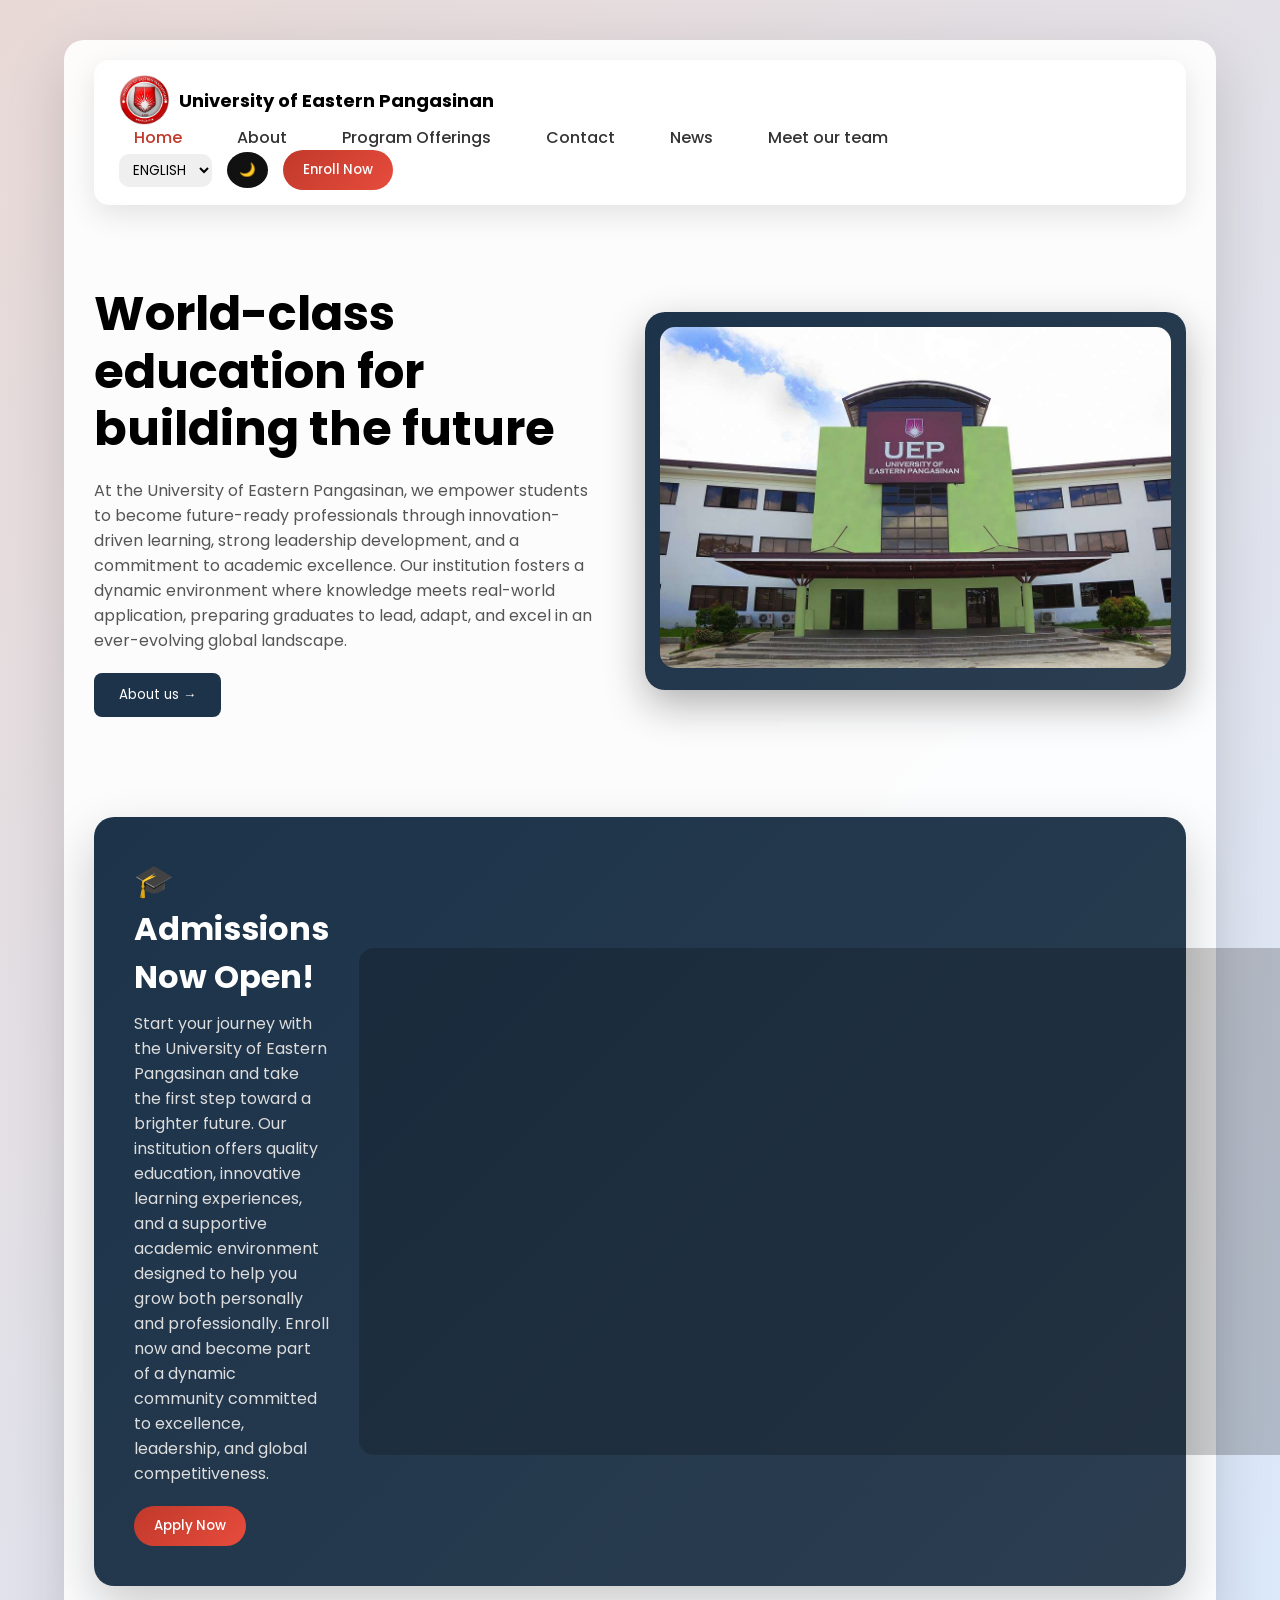
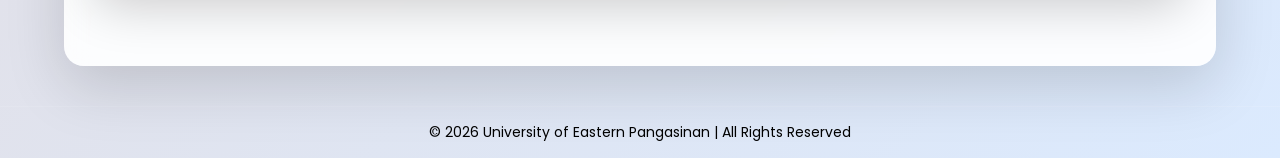
<file: index.html>
<!DOCTYPE html>
<html lang="en">
<head>
<meta charset="UTF-8">
<meta name="viewport" content="width=device-width, initial-scale=1.0">
<title>University of Eastern Pangasinan</title>
<link rel="icon" href="logo.png">
<link rel="stylesheet" href="style.css">
<link href="https://fonts.googleapis.com/css2?family=Poppins:wght@300;500;700&display=swap" rel="stylesheet">
</head>

<body>

<div class="container">

    <!-- NAVBAR ONLY (NO TOPBAR) -->
    <div class="navbar">
      <div class="logo">
    <img src="logo.png" alt="Logo">
    <span>University of Eastern Pangasinan</span>
    
</div>
    <div class="menu-toggle" id="menuToggle">☰</div>
        <div class="nav-links">
            <a href="index.html"class="active" data-key="home">Home</a>
            <a href="about.html" data-key="about">About</a>
            <a href="courses.html" data-key="programs">Program Offerings</a>
            <a href="contact.html" data-key="contact">Contact</a>
            <a href="news.html" data-key="news">News</a>
            <a href="team.html" data-key="team">Meet our team</a>
        </div>

             <div class="nav-right">
                <select id="langToggle" class="lang-btn">
    <option value="en">ENGLISH</option>
    <option value="kr">KOREAN</option>
</select>
                <button id="darkToggle" class="dark-btn">🌙</button>
            
           <a href="courses.html"><button class="btn" data-key="enroll">Enroll Now</button></a> 
        </div>
    </div>

    <!-- HERO -->
    <div class="hero">
        <div class="hero-text">
            <h1 data-key="hero_title">
                <span class="highlight">World-class</span> education 
                for building the future
            </h1>

            <p data-key="hero_sub">
            At the University of Eastern Pangasinan, we empower students to become future-ready professionals through innovation-driven learning, strong leadership development, and a commitment to academic excellence. Our institution fosters a dynamic environment where knowledge meets real-world application, preparing graduates to lead, adapt, and excel in an ever-evolving global landscape.
            </p>

         <a href="about.html"><button class="cta-btn"   data-key="about_btn">About us →</button></a>
        </div>

        <div class="hero-img">
            <img src="UEP.jpg">
        </div>
    </div>
<!-- ADVERTISEMENT / PROMO -->
<section class="ads">

    <div class="ads-card">

        <div class="ads-text">
            <h2  data-key="ads_title">🎓 Admissions Now Open!</h2>
            <p data-key="ads_text">
                Start your journey with the University of Eastern Pangasinan and take the first step toward a brighter future. Our institution offers quality education, innovative learning experiences, and a supportive academic environment designed to help you grow both personally and professionally. Enroll now and become part of a dynamic community committed to excellence, leadership, and global competitiveness.
            </p>

            <a href="courses.html">
                <button class="btn" data-key="apply_btn">Apply Now</button>
            </a>
        </div>

        <div class="ads-img">
    <video autoplay muted loop playsinline>
        <source src="uep.mp4" type="video/mp4">
    </video>
</div>

    </div>

</section>
</div>
 <!-- BOTTOM -->
    <div class="footer-bottom">
   <p data-key="year">© 2026 University of Eastern Pangasinan| All Rights Reserved</p>
    </div>
<!-- EVENT MODAL -->

<script>
function openEventModal(){
    document.getElementById("eventModal").style.display = "flex";
}

function closeEventModal(){
    document.getElementById("eventModal").style.display = "none";
}

// close kapag click outside
window.onclick = function(e){
    let modal = document.getElementById("eventModal");
    if(e.target == modal){
        modal.style.display = "none";
    }
}

</script>
<script>
window.addEventListener("scroll",()=>{
    const nav = document.querySelector(".navbar");

    if(window.scrollY > 10){
        nav.style.boxShadow = "0 20px 50px rgba(0,0,0,0.2)";
    }else{
        nav.style.boxShadow = "0 10px 30px rgba(0,0,0,0.1)";
    }
});
</script>
<script>
const toggle = document.getElementById("darkToggle");

// load saved mode
if(localStorage.getItem("darkMode") === "enabled"){
    document.body.classList.add("dark");
    toggle.textContent = "☀️";
}

toggle.onclick = () => {
    document.body.classList.toggle("dark");

    if(document.body.classList.contains("dark")){
        localStorage.setItem("darkMode","enabled");
        toggle.textContent = "☀️";
    } else {
        localStorage.setItem("darkMode","disabled");
        toggle.textContent = "🌙";
    }
}
</script>
<script>
const translations = {
    en: {
        home: "Home",
        about: "About",
        programs: "Program Offerings",
        contact: "Contact",
        news: "News",
        team: "Meet our team",
        enroll: "Enroll Now",
        title: "Program Offerings",
        subtitle: "Explore our wide range of academic programs",
        about_btn: "About us →",
         hero_title: "World-class education for building the future",
         hero_sub: "At the University of Eastern Pangasinan, we empower students to become future-ready professionals through innovation-driven learning, strong leadership development, and a commitment to academic excellence. Our institution fosters a dynamic environment where knowledge meets real-world application, preparing graduates to lead, adapt, and excel in an ever-evolving global landscape.",
         ads_title: "🎓 Admissions Now Open!",
          ads_text: "Start your journey with the University of Eastern Pangasinan and take the first step toward a brighter future. Our institution offers quality education, innovative learning experiences, and a supportive academic environment designed to help you grow both personally and professionally. Enroll now and become part of a dynamic community committed to excellence, leadership, and global competitiveness.",  apply_btn: "Apply Now",
     year: "© 2026 University of Eastern Pangasinan | All Rights Reserved"
    },
    kr: {
        home: "홈",
        about: "소개",
        programs: "프로그램",
        contact: "문의",
        news: "뉴스",
        team: "팀 소개",
        enroll: "등록하기",
        title: "프로그램 제공",
        subtitle: "다양한 학업 프로그램을 확인하세요",
        about_btn: "소개 보기 →",
            hero_title: "세계적 수준의 교육으로 미래를 만듭니다",
    hero_sub: "이스트 펑가시난 대학교에서는 혁신 중심 학습, 강력한 리더십 개발, 그리고 학문적 우수성에 대한 헌신을 통해 학생들이 미래에 대비한 전문가가 되도록 역량을 강화합니다. 우리 기관은 지식과 실제 적용이 만나는 역동적인 환경을 조성하여 졸업생들이 계속 변화하는 글로벌 환경에서 리더십을 발휘하고, 적응하며, 탁월하게 성과를 내도록 준비시킵니다.",
    ads_title: "🎓 입학 접수 시작!",
    ads_text: "동부 팡가시난 대학교와 함께 여정을 시작하고 더 밝은 미래를 향한 첫걸음을 내딛으세요. 우리 기관은 양질의 교육, 혁신적인 학습 경험, 그리고 개인적 및 직업적 성장을 도와주는 지원적인 학문 환경을 제공합니다. 지금 등록하여 탁월함, 리더십, 글로벌 경쟁력을 추구하는 역동적인 커뮤니티의 일원이 되세요.",
    apply_btn: "지금 지원하기",
        year: "© 2026 노바텍 대학교 | 판권 소유"


    }
};

const langToggle = document.getElementById("langToggle");

// load saved language
const savedLang = localStorage.getItem("lang") || "en";
setLanguage(savedLang);
langToggle.value = savedLang;

langToggle.addEventListener("change", () => {
    const lang = langToggle.value;
    localStorage.setItem("lang", lang);
    setLanguage(lang);
});

function setLanguage(lang){
    document.querySelectorAll("[data-key]").forEach(el=>{
        const key = el.getAttribute("data-key");
        if(translations[lang][key]){
            el.textContent = translations[lang][key];
        }
    });
}

</script>
<script>
const menuToggle = document.getElementById("menuToggle");
const navLinks = document.querySelector(".nav-links");

menuToggle.onclick = () => {
    navLinks.classList.toggle("active");
        document.querySelector(".nav-right").classList.toggle("active");
};

</script>

</body>
</html>
</file>
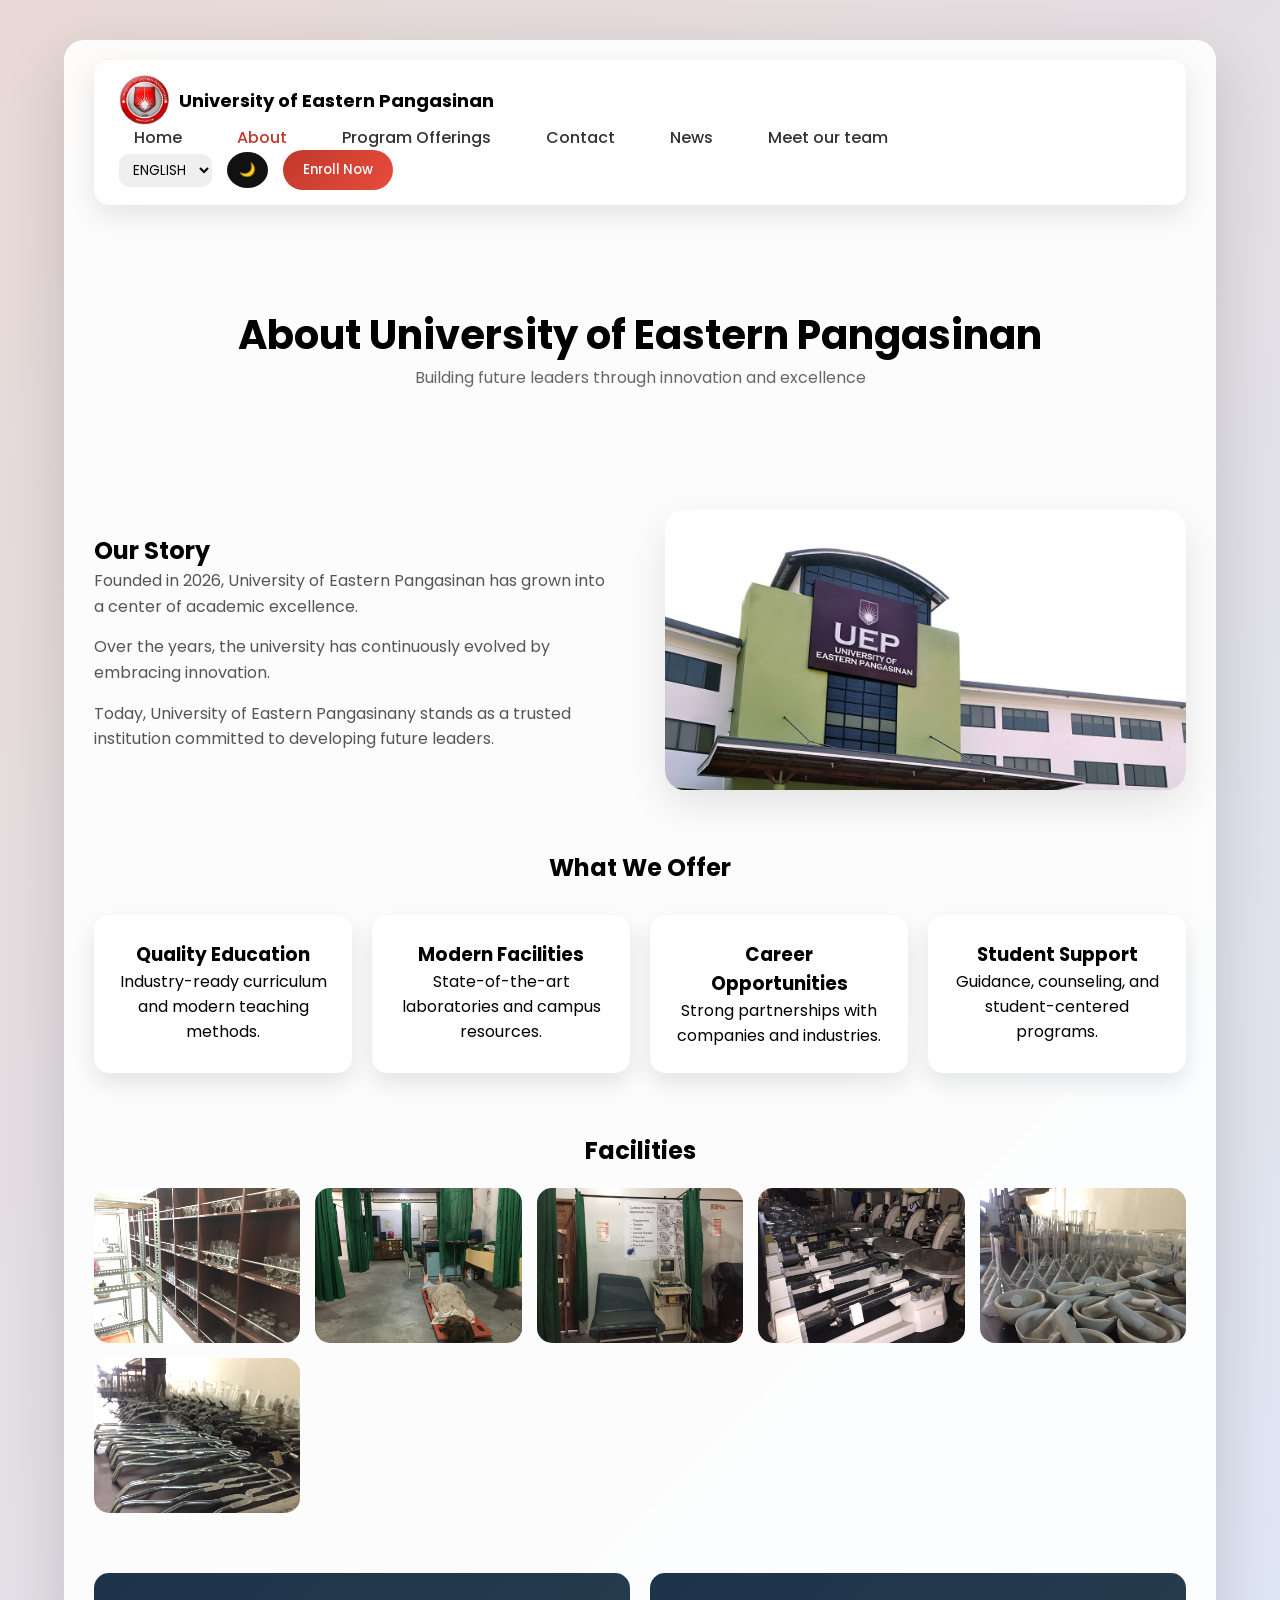
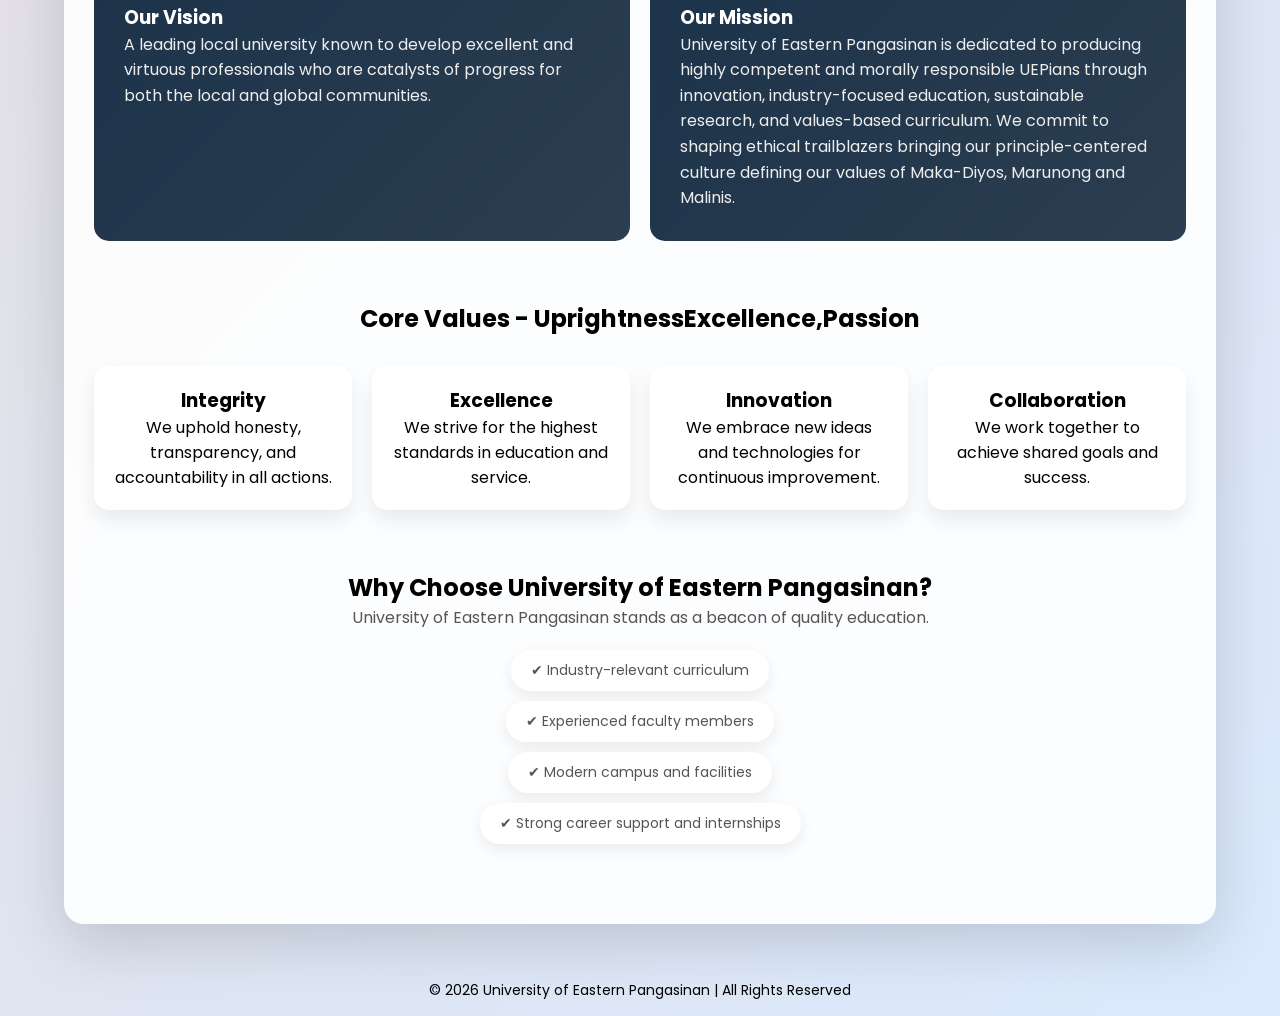
<file: about.html>
<!DOCTYPE html>
<html lang="en">
<head>
<meta charset="UTF-8">
<meta name="viewport" content="width=device-width, initial-scale=1.0">
<title>About - University of Eastern Pangasinan</title>
<link rel="icon" href="logo.png">
<link rel="stylesheet" href="style.css">
<link href="https://fonts.googleapis.com/css2?family=Poppins:wght@300;500;700&display=swap" rel="stylesheet">
</head>

<body>

<div class="container">

    <!-- NAVBAR -->
 <div class="navbar">
      <div class="logo">
    <img src="logo.png" alt="Logo">
   <span>University of Eastern Pangasinan</span>
</div>
  <div class="menu-toggle" id="menuToggle">☰</div>
           <div class="nav-links">
            <a href="index.html"data-key="home">Home</a>
            <a href="about.html" class="active"  data-key="about">About</a>
            <a href="courses.html" data-key="programs">Program Offerings</a>
            <a href="contact.html" data-key="contact">Contact</a>
            <a href="news.html" data-key="news">News</a>
            <a href="team.html" data-key="team">Meet our team</a>
        </div>

    <div class="nav-right">
    <select id="langToggle" class="lang-btn">
        <option value="en">ENGLISH</option>
        <option value="kr">KOREAN</option>
    </select>

    <button id="darkToggle" class="dark-btn">🌙</button>
    <a href="courses.html"><button class="btn" data-key="enroll">Enroll Now</button></a> 
</div>
    </div>

    <!-- HERO ABOUT -->
    <section class="about-hero">
        <h1  data-key="about_title">About University of Eastern Pangasinan</h1>
        <p data-key="about_sub">Building future leaders through innovation and excellence</p>
    </section>

    <!-- STORY -->
    <section class="about-story">
       <div class="story-text">
    <h2 data-key="story_title">Our Story</h2>

    <p data-key="story_p1">
        Founded in <strong>2005</strong>, University of Eastern Pangasinan has grown into 
        a center of academic excellence. Our mission is to provide 
        accessible, high-quality education that prepares students 
        for real-world challenges.
    </p>

    <p data-key="story_p2">
        Over the years, the university has continuously evolved by embracing 
        innovation, modern teaching strategies, and global standards in education. 
        We have built strong partnerships with industries and organizations to 
        ensure that our students gain practical experience and career-ready skills.
    </p>

    <p data-key="story_p3">
        Today, University of Eastern Pangasinan stands as a trusted institution committed to 
        developing future leaders, critical thinkers, and professionals who 
        can make a positive impact in society.
    </p>
</div>


        <div class="story-img">
            <img src="NT74So-1650971998.jpg">
        </div>
    </section>

    <!-- SERVICES -->
    <section class="services">
        <h2 data-key="services_title">What We Offer</h2>

        <div class="service-cards">

            <div class="service-card">
                <h3 data-key="service1">Quality Education</h3>
                <p data-key="service1_desc">Industry-ready curriculum and modern teaching methods.</p>
            </div>

            <div class="service-card">
                <h3 data-key="service2">Modern Facilities</h3>
                <p data-key="service2_desc">State-of-the-art laboratories and campus resources.</p>
            </div>

            <div class="service-card">
                <h3 data-key="service3">Career Opportunities</h3>
                <p data-key="service3_desc">Strong partnerships with companies and industries.</p>
            </div>

            <div class="service-card">
                <h3 data-key="service4">Student Support</h3>
                <p data-key="service4_desc">Guidance, counseling, and student-centered programs.</p>
            </div>

        </div>
    </section>
<!-- MULTIMEDIA GALLERY -->
<section class="gallery">
    <h2>Facilities</h2>

    <div class="gallery-grid">
        <img src="photswebsite/q1.jpg" alt="">
        <img src="photswebsite/q2.jpg" alt="">
        <img src="photswebsite/q3.jpg" alt="">
        <img src="photswebsite/q4.jpg" alt="">
        <img src="photswebsite/q5.jpg" alt="">
        <img src="photswebsite/q6.jpg" alt="">
    </div>
</section>
    <!-- MISSION VISION -->
    <section class="mv">
     <div class="mv-box">
    <h3 data-key="vision_title">Our Vision</h3>
    <p data-key="vision_desc">
        A leading local university known to develop excellent and virtuous professionals who are catalysts of progress for both the local and global communities.
    </p>
</div>

       <div class="mv-box">
    <h3 data-key="mission_title">Our Mission</h3>
    <p data-key="mission_desc">
       University of Eastern Pangasinan is dedicated to producing highly competent and morally responsible UEPians through innovation, industry-focused education, sustainable research, and values-based curriculum. We commit to shaping ethical trailblazers bringing our principle-centered culture defining our values of Maka-Diyos, Marunong and Malinis.
    </p>
</div>
    </section>
<section class="values">
    <h2 data-key="values_title">Core Values - Uprightness,
,Excellence
Passion</h2>

    <div class="values-grid">

        <div class="value-card">
            <h3 data-key="val1">Integrity</h3>
            <p data-key="val1_desc">We uphold honesty, transparency, and accountability in all actions.</p>
        </div>

        <div class="value-card">
            <h3 data-key="val2">Excellence</h3>
            <p data-key="val2_desc">We strive for the highest standards in education and service.</p>
        </div>

        <div class="value-card">
            <h3 data-key="val3">Innovation</h3>
            <p data-key="val3_desc">We embrace new ideas and technologies for continuous improvement.</p>
        </div>

        <div class="value-card">
            <h3 data-key="val4">Collaboration</h3>
            <p data-key="val4_desc">We work together to achieve shared goals and success.</p>
        </div>

    </div>
</section>
<section class="why">
    <h2  data-key="why_title">Why Choose University of Eastern Pangasinan?</h2>

    <div class="why-content">
        <p data-key="why_desc">
            University of Eastern Pangasinan stands as a beacon of quality education, combining 
            academic excellence with real-world experience. Our programs are designed 
            to equip students with the knowledge, skills, and mindset needed to succeed 
            in today's competitive world.
        </p>

        <ul>
            <li data-key="why1">✔ Industry-relevant curriculum</li>
            <li data-key="why2">✔ Experienced faculty members</li>
            <li data-key="why3">✔ Modern campus and facilities</li>
            <li data-key="why4">✔ Strong career support and internships</li>
        </ul>
    </div>
</section>
</div>


 <!-- BOTTOM -->
    <div class="footer-bottom">
          <p data-key="year">© 2026 University of Eastern Pangasinan | All Rights Reserved</p>
    </div>
<script>
const toggle = document.getElementById("darkToggle");

// load saved mode
if(localStorage.getItem("darkMode") === "enabled"){
    document.body.classList.add("dark");
    toggle.textContent = "☀️";
}

toggle.onclick = () => {
    document.body.classList.toggle("dark");

    if(document.body.classList.contains("dark")){
        localStorage.setItem("darkMode","enabled");
        toggle.textContent = "☀️";
    } else {
        localStorage.setItem("darkMode","disabled");
        toggle.textContent = "🌙";
    }
}
</script>
<script>
const translations = {
    en: {
         home: "Home",
        about: "About",
        programs: "Program Offerings",
        contact: "Contact",
        news: "News",
        team: "Meet our team",
        enroll: "Enroll Now",
        about_title: "About University of Eastern Pangasinan",
        about_sub: "Building future leaders through innovation and excellence",

        story_title: "Our Story",
        story_p1: "Founded in 2026, University of Eastern Pangasinan has grown into a center of academic excellence.",
        story_p2: "Over the years, the university has continuously evolved by embracing innovation.",
        story_p3: "Today, University of Eastern Pangasinany stands as a trusted institution committed to developing future leaders.",

        services_title: "What We Offer",
        service1: "Quality Education",
        service1_desc: "Industry-ready curriculum and modern teaching methods.",
         service2: "Modern Facilities",
        service2_desc: "State-of-the-art laboratories and campus resources.",
         service3: "Career Opportunities",
        service3_desc: "Strong partnerships with companies and industries.",
            service4: "Student Support",
        service4_desc: "Guidance, counseling, and student-centered programs.",

        vision_title: "Our Vision",
        vision_desc: "A leading local university known to develop excellent and virtuous professionals who are catalysts of progress for both the local and global communities.",

        mission_title: "Our Mission",
        mission_desc: "University of Eastern Pangasinan is dedicated to producing highly competent and morally responsible UEPians through innovation, industry-focused education, sustainable research, and values-based curriculum. We commit to shaping ethical trailblazers bringing our principle-centered culture defining our values of Maka-Diyos, Marunong and Malinis.",

        values_title: "Core Values - UprightnessExcellence,Passion",

        why_title: "Why Choose University of Eastern Pangasinan?",
        why_desc: "University of Eastern Pangasinan stands as a beacon of quality education.",
        val1: "Integrity",
val1_desc: "We uphold honesty, transparency, and accountability in all actions.",

val2: "Excellence",
val2_desc: "We strive for the highest standards in education and service.",

val3: "Innovation",
val3_desc: "We embrace new ideas and technologies for continuous improvement.",

val4: "Collaboration",
val4_desc: "We work together to achieve shared goals and success.",
why1: "✔ Industry-relevant curriculum",
why2: "✔ Experienced faculty members",
why3: "✔ Modern campus and facilities",
why4: "✔ Strong career support and internships",
    year: "© 2026 University of Eastern Pangasinan | All Rights Reserved"
    },

    kr: {
         home: "홈",
        about: "소개",
        programs: "프로그램",
        contact: "문의",
        news: "뉴스",
        team: "팀 소개",
        enroll: "등록하기",
        about_title: "노바텍 대학교 소개",
        about_sub: "혁신과 탁월함을 통해 미래의 리더를 양성합니다",

        story_title: "우리의 이야기",
        story_p1: "2026 년에 설립된 University of Eastern Pangasinan는 학문적 우수성의 중심으로 성장했습니다.",
        story_p2: "수년 동안 대학은 혁신을 수용하며 발전해왔습니다.",
        story_p3: "오늘날 University of Eastern Pangasinany는 미래의 리더를 양성하는 신뢰받는 기관입니다.",

        services_title: "우리가 제공하는 것",
         service1: "양질의 교육",
        service1_desc: "산업 현장에 적합한 교육과정과 현대적인 교수법.",
         service2: "현대식 시설",
        service2_desc: "최첨단 실험실과 캠퍼스 자원.",
         service3: "경력 기회",
        service3_desc: "기업 및 산업과의 강력한 파트너십.",
            service4: "학생 지원",
        service4_desc: "지도, 상담 및 학생 중심 프로그램.",

        vision_title: "우리의 비전",
        vision_desc: "지역 및 글로벌 공동체 모두의 발전을 촉진하는 탁월하고 덕성 있는 전문가를 양성하는 것으로 알려진 선도적인 지역 대학.",

        mission_title: "우리의 사명",
        mission_desc: "동판가시난 대학교는 혁신, 산업 중심 교육, 지속 가능한 연구, 가치 기반 교육 과정을 통해 높은 역량과 도덕적 책임감을 갖춘 UEPians를 양성하는 데 전념하고 있습니다. 우리는 우리의 신념 중심 문화를 형성하며 Maka-Diyos, Marunong, Malinis라는 우리의 가치를 정의하는 윤리적 선구자를 양성하는 데 헌신합니다.",

        values_title: "우리의 핵심 가치 정직 우수",

        why_title: "왜 노바텍 대학교인가?",
        why_desc: "노바텍 대학교는 우수한 교육을 제공합니다.",
        val1: "정직성",
val1_desc: "우리는 모든 행동에서 정직, 투명성, 책임을 중요시합니다.",

val2: "우수성",
val2_desc: "교육과 서비스에서 최고의 기준을 추구합니다.",

val3: "혁신",
val3_desc: "지속적인 발전을 위해 새로운 아이디어와 기술을 수용합니다.",

val4: "협력",
val4_desc: "공동의 목표와 성공을 위해 함께 노력합니다.",
why1: "✔ 산업 맞춤형 교육과정",
why2: "✔ 경험 많은 교수진",
why3: "✔ 현대적인 캠퍼스 시설",
why4: "✔ 강력한 취업 지원 및 인턴십",
    year: "© 2026 노바텍 대학교 | 판권 소유"
    }
};

const langToggle = document.getElementById("langToggle");

// load saved
const savedLang = localStorage.getItem("lang") || "en";
setLanguage(savedLang);
langToggle.value = savedLang;

langToggle.addEventListener("change", () => {
    const lang = langToggle.value;
    localStorage.setItem("lang", lang);
    setLanguage(lang);
});

function setLanguage(lang){
    document.querySelectorAll("[data-key]").forEach(el=>{
        const key = el.getAttribute("data-key");
        if(translations[lang][key]){
            el.textContent = translations[lang][key];
        }
    });
}
</script>
<script>
const menuToggle = document.getElementById("menuToggle");
const navLinks = document.querySelector(".nav-links");

menuToggle.onclick = () => {
    navLinks.classList.toggle("active");
      document.querySelector(".nav-right").classList.toggle("active");
};
</script>
</body>
</html>
</file>
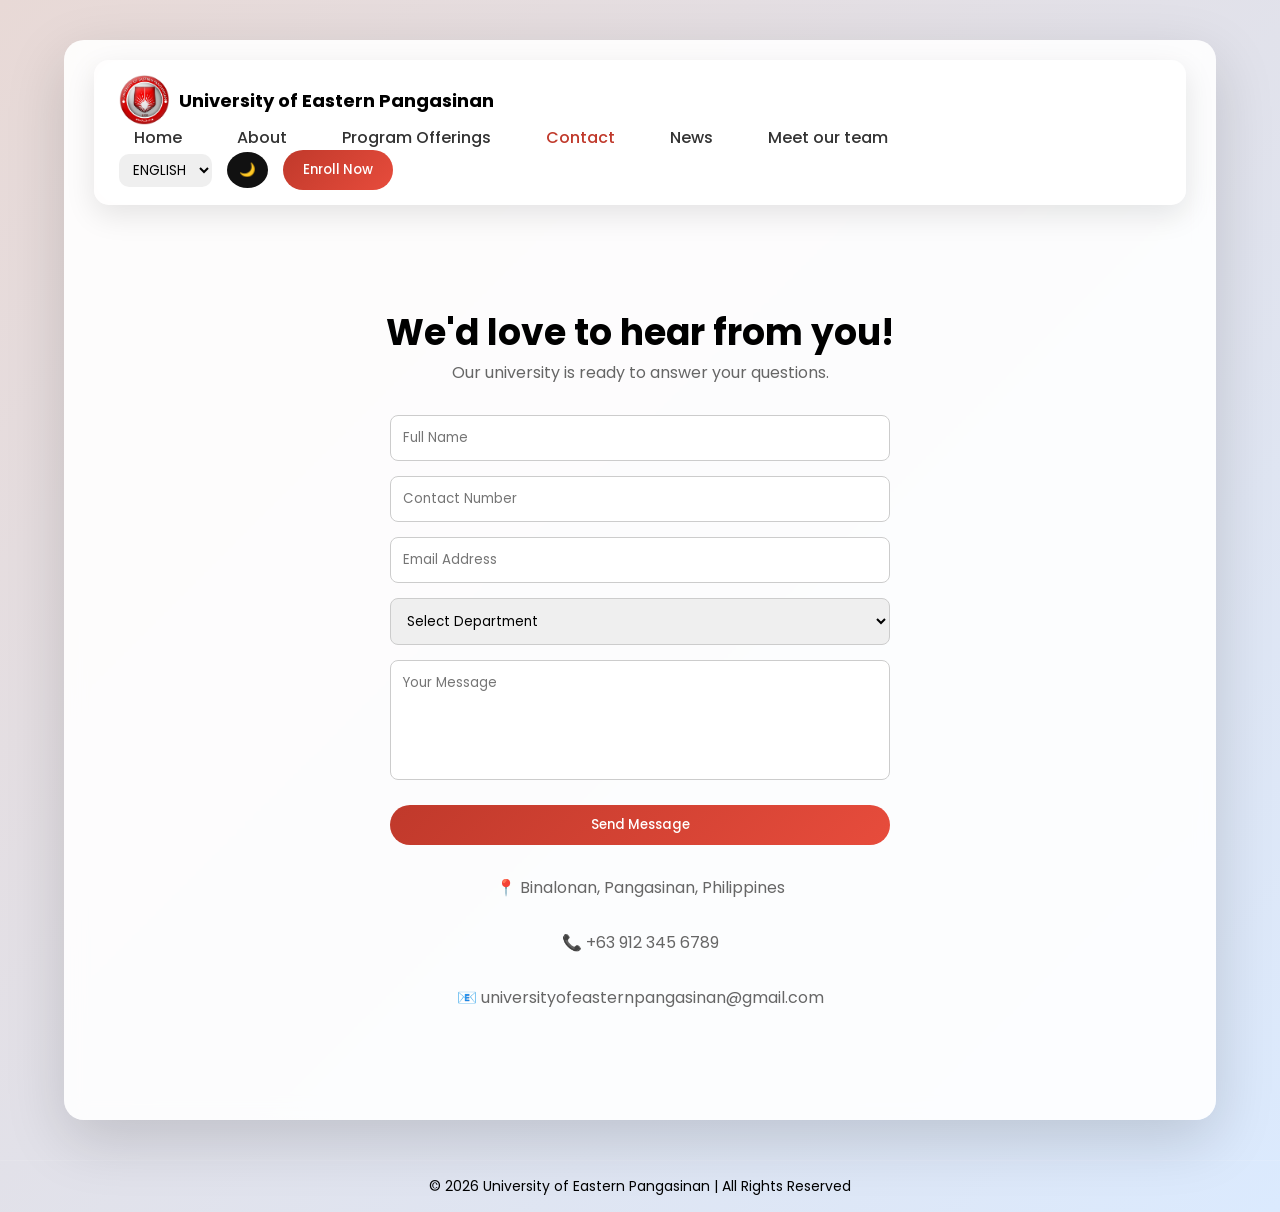
<file: contact.html>
<!DOCTYPE html>
<html lang="en">
<head>
<meta charset="UTF-8">
<meta name="viewport" content="width=device-width, initial-scale=1.0">
<title>Contact - University of Eastern Pangasinan</title>
<link rel="icon" href="logo.png">
<link rel="stylesheet" href="style.css">
<link href="https://fonts.googleapis.com/css2?family=Poppins:wght@300;500;700&display=swap" rel="stylesheet">
</head>

<body>

<div class="container">

    <!-- NAVBAR -->
  <div class="navbar">
      <div class="logo">
    <img src="logo.png" alt="Logo">
 <span>University of Eastern Pangasinan</span>
</div>
 <div class="menu-toggle" id="menuToggle">☰</div>
         <div class="nav-links">
            <a href="index.html" data-key="home">Home</a>
            <a href="about.html" data-key="about">About</a>
            <a href="courses.html" data-key="programs">Program Offerings</a>
            <a href="contact.html" class="active" data-key="contact">Contact</a>
            <a href="news.html" data-key="news">News</a>
            <a href="team.html" data-key="team">Meet our team</a>
        </div>

      <div class="nav-right">
            <select id="langToggle" class="lang-btn">
        <option value="en">ENGLISH</option>
        <option value="kr">KOREAN</option>
    </select>
            <button id="darkToggle" class="dark-btn">🌙</button>
         <a href="courses.html"><button class="btn" >Enroll Now</button></a> 
        </div>
    </div>

    <!-- CONTACT SECTION -->
    <section class="contact">

        <h1 data-key="contact_title">We'd love to hear from you!</h1>
        <p data-key="contact_sub">Our university is ready to answer your questions.</p>

       <form class="contact-form" onsubmit="showSuccess(event)">

            <input type="text" placeholder="Full Name" required  data-key="name">
            <input type="text" placeholder="Contact Number" required data-key="number">
            <input type="email" placeholder="Email Address" required data-key="email">

            <select required data-key="department">
                    <option data-key="dept_default">Select Department</option>
    <option data-key="dept1">Admissions</option>
    <option data-key="dept2">Registrar</option>
    <option data-key="dept3">Finance</option>
    <option data-key="dept4">Student Affairs</option>
            </select>

            <textarea placeholder="Your Message" required data-key="message"></textarea></textarea>

            <button type="submit" class="btn" data-key="send">Send Message</button>

        </form>

        <!-- CONTACT INFO -->
        <div class="contact-info">
            <p>📍 Binalonan, Pangasinan, Philippines</p>
            <p>📞 +63 912 345 6789</p>
            <p>📧 universityofeasternpangasinan@gmail.com</p>
        </div>

    </section>

</div>
<!-- SUCCESS MODAL -->
<div id="successModal" class="modal">
    <div class="modal-content success-box">

        <h2 data-key="success_title">✅ Message Sent!</h2>
        <p data-key="success_desc">Your message has been successfully submitted. We will contact you soon.</p>

        <button class="btn" onclick="closeSuccess()" data-key="ok">OK</button>

    </div>
</div>
 <!-- BOTTOM -->
    <div class="footer-bottom">
           <p data-key="year">© 2026 University of Eastern Pangasinan | All Rights Reserved</p>
    </div>
<script>
function showSuccess(e){
    e.preventDefault(); // prevent reload
    document.getElementById("successModal").style.display = "flex";
}

function closeSuccess(){
    document.getElementById("successModal").style.display = "none";
}
</script>
<script>
const toggle = document.getElementById("darkToggle");

// load saved mode
if(localStorage.getItem("darkMode") === "enabled"){
    document.body.classList.add("dark");
    toggle.textContent = "☀️";
}

toggle.onclick = () => {
    document.body.classList.toggle("dark");

    if(document.body.classList.contains("dark")){
        localStorage.setItem("darkMode","enabled");
        toggle.textContent = "☀️";
    } else {
        localStorage.setItem("darkMode","disabled");
        toggle.textContent = "🌙";
    }
}
</script>
<script>
const translations = {
    en: {
         home: "Home",
        about: "About",
        programs: "Program Offerings",
        contact: "Contact",
        news: "News",
        team: "Meet our team",
        enroll: "Enroll Now",
        contact_title: "We'd love to hear from you!",
        contact_sub: "Our university is ready to answer your questions.",

        name: "Full Name",
        number: "Contact Number",
        email: "Email Address",

        dept_default: "Select Department",
        dept1: "Admissions",
        dept2: "Registrar",
        dept3: "Finance",
        dept4: "Student Affairs",

        message: "Your Message",
        send: "Send Message",

        success_title: "✅ Message Sent!",
        success_desc: "Your message has been successfully submitted. We will contact you soon.",
        ok: "OK",
            year: "© 2026 University of Eastern Pangasinan | All Rights Reserved"
    },

    kr: {
  home: "홈",
        about: "소개",
        programs: "프로그램",
        contact: "문의",
        news: "뉴스",
        team: "팀 소개",
        enroll: "등록하기",
        contact_title: "문의하기",
        contact_sub: "저희 대학은 여러분의 질문에 답변할 준비가 되어 있습니다.",

        name: "이름",
        number: "연락처",
        email: "이메일 주소",

        dept_default: "부서 선택",
        dept1: "입학처",
        dept2: "학사과",
        dept3: "재무부",
        dept4: "학생처",

        message: "메시지 입력",
        send: "메시지 보내기",

        success_title: "✅ 메시지 전송 완료!",
        success_desc: "메시지가 성공적으로 전송되었습니다. 곧 연락드리겠습니다.",
        ok: "확인",
            year: "© 2026 노바텍 대학교 | 판권 소유"
    }
};

const langToggle = document.getElementById("langToggle");

// load saved
const savedLang = localStorage.getItem("lang") || "en";
setLanguage(savedLang);
langToggle.value = savedLang;

langToggle.addEventListener("change", () => {
    const lang = langToggle.value;
    localStorage.setItem("lang", lang);
    setLanguage(lang);
});

function setLanguage(lang){
    document.querySelectorAll("[data-key]").forEach(el=>{
        const key = el.getAttribute("data-key");

        if(translations[lang][key]){
            // for inputs & textarea
            if(el.placeholder !== undefined){
                el.placeholder = translations[lang][key];
            }
            else{
                el.textContent = translations[lang][key];
            }
        }
    });
}
</script>
    <script>
const menuToggle = document.getElementById("menuToggle");
const navLinks = document.querySelector(".nav-links");

menuToggle.onclick = () => {
    navLinks.classList.toggle("active");
        document.querySelector(".nav-right").classList.toggle("active");
};

</script>
</body>
</html>
</file>
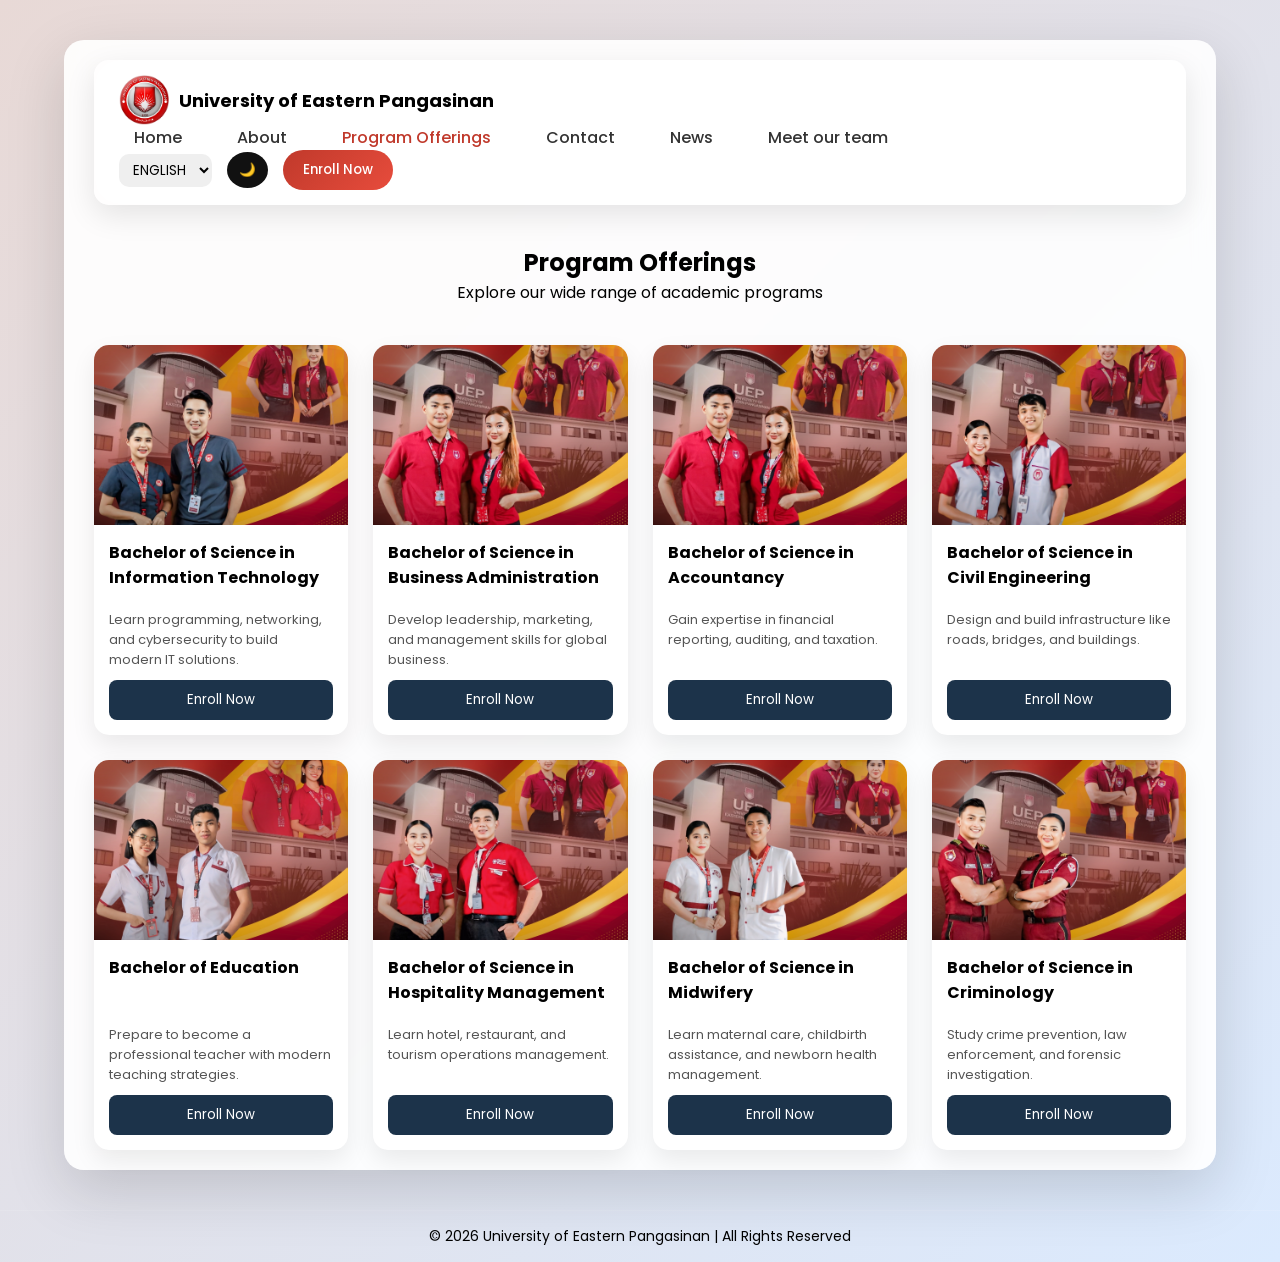
<file: courses.html>
<!DOCTYPE html>
<html lang="en">
<head>
<meta charset="UTF-8">
<meta name="viewport" content="width=device-width, initial-scale=1.0">
<title>Courses - University of Eastern Pangasinan</title>
<link rel="icon" href="logo.png">
<link rel="stylesheet" href="style.css">
<link href="https://fonts.googleapis.com/css2?family=Poppins:wght@300;500;700&display=swap" rel="stylesheet">
</head>

<body>

<div class="container">
    <!-- NAVBAR ONLY (NO TOPBAR) -->
    <div class="navbar">
      <div class="logo">
    <img src="logo.png" alt="Logo">
  <span>University of Eastern Pangasinan</span>
</div>
 <div class="menu-toggle" id="menuToggle">☰</div>
        <div class="nav-links">
           <a href="index.html" data-key="home">Home</a>
<a href="about.html" data-key="about">About</a>
<a href="courses.html" class="active" data-key="programs">Program Offerings</a>
<a href="contact.html" data-key="contact">Contact</a>
<a href="news.html" data-key="news">News</a>
<a href="team.html" data-key="team">Meet our team</a>
        </div>

              <div class="nav-right">
                <select id="langToggle" class="lang-btn">
    <option value="en">ENGLISH</option>
    <option value="kr">KOREAN</option>
</select>
                    <button id="darkToggle" class="dark-btn">🌙</button>
           <a href="courses.html"><button class="btn" data-key="enroll" >Enroll Now</button></a> 
        </div>
    </div>


    <!-- TITLE -->
    <section class="courses-title">
        <h1>Program Offerings</h1>
        <p>Explore our wide range of academic programs</p>
    </section>

    <!-- COURSES GRID -->
    <div class="courses-grid">

        <!-- SAMPLE CARD (copy auto sa JS) -->
    </div>

</div>

<!-- MODAL -->
<!-- PREMIUM ENROLL MODAL -->
<div id="enrollModal" class="modal">
    <div class="modal-content enroll-box">

        <span class="close" onclick="closeModal()">&times;</span>

      <h2 id="modalTitle">🎓 Student Enrollment</h2>
        <p class="sub" id="modalSub">Fill in your details to apply</p>
        <form onsubmit="submitForm(event)" class="enroll-form">

            <input type="text" placeholder="Full Name *" required>
            <input type="email" placeholder="Email Address *" required>
            <input type="text" placeholder="Contact Number *" required>

            <select required>
                <option value="">Select Gender *</option>
                <option>Male</option>
                <option>Female</option>
            </select>

            <input type="text" placeholder="Birthday (dd/mm/yyyy)" 
       onfocus="(this.type='date')" 
       onblur="if(!this.value)this.type='text'" required>

            <input type="text" id="courseName" readonly>

            <textarea placeholder="Why did you choose this course?"></textarea>

            <button type="submit" class="btn">Submit Application</button>

        </form>

    </div>
</div>
<!-- SUCCESS MODAL -->
<div id="successModal" class="modal">
    <div class="modal-content success-box">

        <div class="success-icon">✔</div>

        <h2>Enrollment Successful!</h2>
        <p>Your application has been submitted successfully. We will contact you soon.</p>

        <button class="btn" onclick="closeSuccess()">Continue</button>

    </div>
</div>
 <!-- BOTTOM -->
    <div class="footer-bottom">
         <p>© 2026 University of Eastern Pangasinan | All Rights Reserved</p>
    </div>

<script>
    const globalTranslations = {
    en: {
        home: "Home",
        about: "About",
        programs: "Program Offerings",
        contact: "Contact",
        news: "News",
        team: "Meet our team",
        enroll: "Enroll Now"
    },
    kr: {
        home: "홈",
        about: "소개",
        programs: "프로그램",
        contact: "문의",
        news: "뉴스",
        team: "팀 소개",
        enroll: "등록하기"
    }
};
function applyGlobalTranslation(lang){
    document.querySelectorAll("[data-key]").forEach(el=>{
        const key = el.getAttribute("data-key");
        if(globalTranslations[lang][key]){
            el.textContent = globalTranslations[lang][key];
        }
    });
}const courses = [
{
    name: {
        en: "Bachelor of Science in Information Technology",
        kr: "정보기술학과"
    },
    desc: {
        en: "Learn programming, networking, and cybersecurity to build modern IT solutions.",
        kr: "프로그래밍, 네트워크, 사이버 보안을 배우며 IT 솔루션을 개발합니다."
    },
    img:"photswebsite/it.jpg"
},

{
    name: {
        en: "Bachelor of Science in Business Administration",
        kr: "경영학과"
    },
    desc: {
        en: "Develop leadership, marketing, and management skills for global business.",
        kr: "리더십, 마케팅, 경영 능력을 키워 글로벌 비즈니스를 준비합니다."
    },
    img:"photswebsite/acountancy.jpg"
},

{
    name: {
        en: "Bachelor of Science in Accountancy",
        kr: "회계학과"
    },
    desc: {
        en: "Gain expertise in financial reporting, auditing, and taxation.",
        kr: "재무보고, 감사, 세무 분야의 전문 지식을 습득합니다."
    },
    img:"photswebsite/acountancy.jpg"
},

{
    name: {
        en: "Bachelor of Science in Civil Engineering",
        kr: "토목공학과"
    },
    desc: {
        en: "Design and build infrastructure like roads, bridges, and buildings.",
        kr: "도로, 교량, 건축물 등 인프라를 설계하고 건설합니다."
    },
    img:"photswebsite/Engineering.jpg"
},

{
    name: {
        en: "Bachelor of Education",
        kr: "교육학과"
    },
    desc: {
        en: "Prepare to become a professional teacher with modern teaching strategies.",
        kr: "현대적인 교육 방법으로 전문 교사가 되기 위한 준비를 합니다."
    },
    img:"photswebsite/educ.jpg"
},

{
    name: {
        en: "Bachelor of Science in Hospitality Management",
        kr: "호텔경영학과"
    },
    desc: {
        en: "Learn hotel, restaurant, and tourism operations management.",
        kr: "호텔, 레스토랑, 관광 운영 관리 기술을 배웁니다."
    },
    img:"photswebsite/hospitality.jpg"
},

    {
    name: {
        en: "Bachelor of Science in Midwifery",
        kr: "호텔경"
    },
    desc: {
        en: "Learn maternal care, childbirth assistance, and newborn health management.",
        kr: "산모 관리, 분만 보조 및 신생아 건강 관리를 배웁니다."
    },
    img:"photswebsite/midwifery.jpg"
},

    
{
    name: {
        en: "Bachelor of Science in Criminology",
        kr: "범죄학과"
    },
    desc: {
        en: "Study crime prevention, law enforcement, and forensic investigation.",
        kr: "범죄 예방, 법 집행, 과학 수사를 연구합니다."
    },
    img:"photswebsite/criminology.jpg"
}
];

const courseTranslations = {
    en: {
        desc: (name) => `Gain industry-level knowledge and skills in ${name}.`,
        btn: "Enroll Now",
        title: "Program Offerings",
        sub: "Explore our wide range of academic programs"
    },
    kr: {
        desc: (name) => `${name} 분야에서 전문 지식과 기술을 습득하세요.`,
        btn: "등록하기",
        title: "프로그램 제공",
        sub: "다양한 학업 프로그램을 확인하세요"
    }
};
function translateModal(lang){
    if(lang === "kr"){
        document.getElementById("modalTitle").textContent = "🎓 학생 등록";
        document.getElementById("modalSub").textContent = "지원서를 작성해주세요";

        document.querySelector(".enroll-form button").textContent = "신청하기";
    } else {
        document.getElementById("modalTitle").textContent = "🎓 Student Enrollment";
        document.getElementById("modalSub").textContent = "Fill in your details to apply";

        document.querySelector(".enroll-form button").textContent = "Submit Application";
    }
}

const grid = document.querySelector(".courses-grid");
function renderCourses(lang){
    grid.innerHTML = "";

    courses.forEach(course=>{
        grid.innerHTML += `
        <div class="course-card">
            <img src="${course.img}">
            <div class="course-content">
               <h3>${course.name[lang]}</h3>
                <p>${course.desc[lang]}</p>
                <button onclick="openModal('${course.name[lang]}')">
                    ${courseTranslations[lang].btn}
                </button>
            </div>
        </div>
        `;
    });

    // TITLE
    document.querySelector(".courses-title h1").textContent = courseTranslations[lang].title;
    document.querySelector(".courses-title p").textContent = courseTranslations[lang].sub;
}
const langToggle = document.getElementById("langToggle");

const savedLang = localStorage.getItem("lang") || "en";
langToggle.value = savedLang;

renderCourses(savedLang);
applyGlobalTranslation(savedLang);
translateModal(savedLang);

langToggle.addEventListener("change", ()=>{
const lang = langToggle.value;
localStorage.setItem("lang", lang);

renderCourses(lang);
applyGlobalTranslation(lang);
translateModal(lang);
});
</script>
<script>
function openModal(course){
    document.getElementById("enrollModal").style.display = "flex";
    document.getElementById("courseName").value = course;
}

function closeModal(){
    document.getElementById("enrollModal").style.display = "none";
}

function submitForm(e){
    e.preventDefault();

    document.getElementById("enrollModal").style.display = "none";
    document.getElementById("successModal").style.display = "flex";

    document.querySelector(".enroll-form").reset();
}

function closeSuccess(){
    document.getElementById("successModal").style.display = "none";
}

// click outside close
window.onclick = function(e){
    let modal = document.getElementById("enrollModal");
    if(e.target == modal){
        modal.style.display = "none";
    }
}
</script>
<script>
const toggle = document.getElementById("darkToggle");

// load saved mode
if(localStorage.getItem("darkMode") === "enabled"){
    document.body.classList.add("dark");
    toggle.textContent = "☀️";
}

toggle.onclick = () => {
    document.body.classList.toggle("dark");

    if(document.body.classList.contains("dark")){
        localStorage.setItem("darkMode","enabled");
        toggle.textContent = "☀️";
    } else {
        localStorage.setItem("darkMode","disabled");
        toggle.textContent = "🌙";
    }
}

</script>

<script>
const menuToggle = document.getElementById("menuToggle");
const navLinks = document.querySelector(".nav-links");

menuToggle.onclick = () => {
    navLinks.classList.toggle("active");
        document.querySelector(".nav-right").classList.toggle("active");
};

</script>
</body>
</html>
</file>
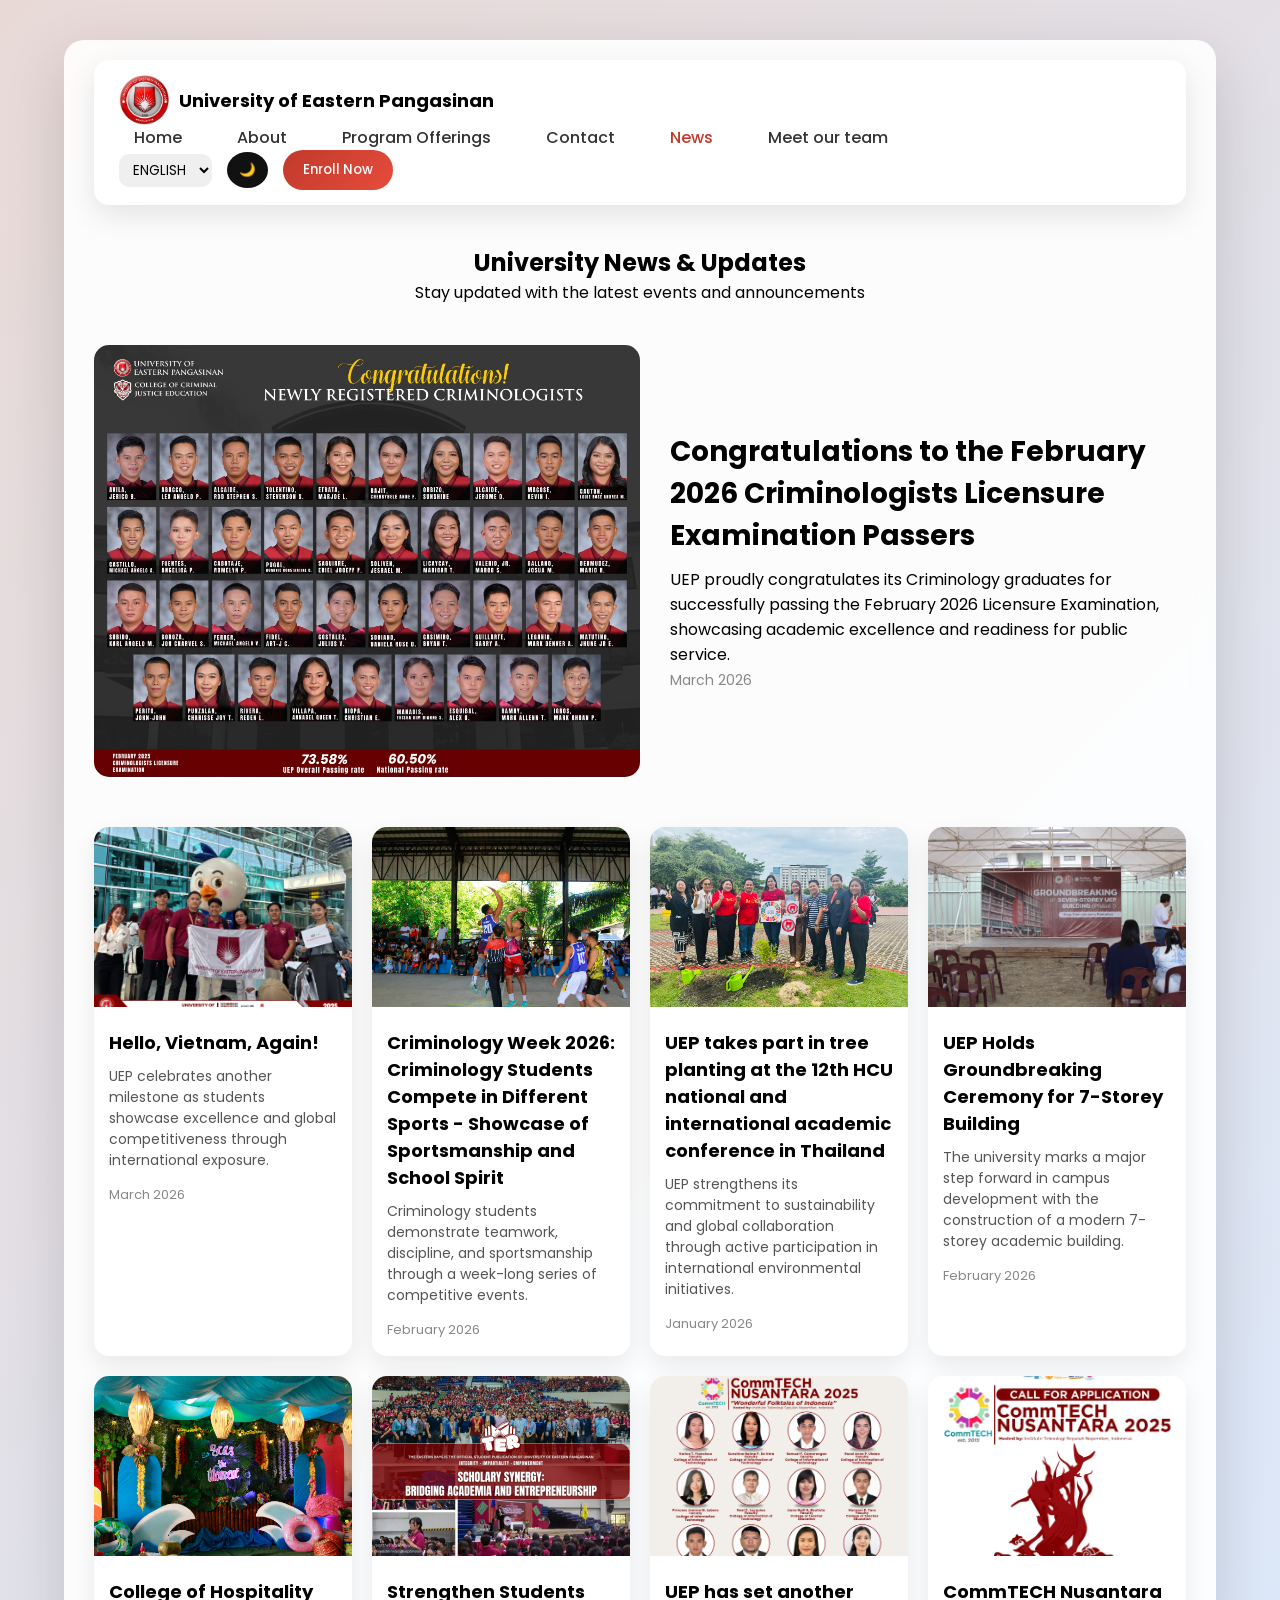
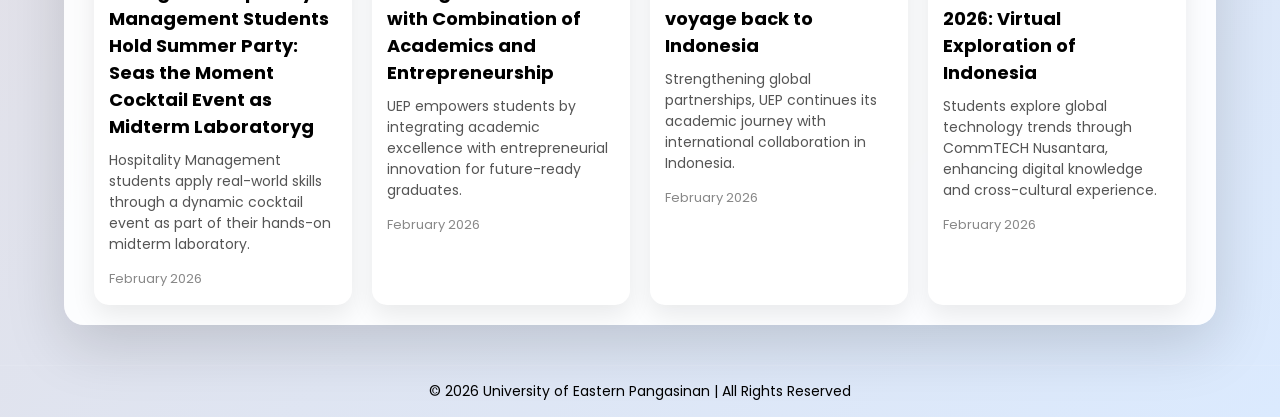
<file: news.html>
<!DOCTYPE html>
<html lang="en">
<head>
<meta charset="UTF-8">
<meta name="viewport" content="width=device-width, initial-scale=1.0">
<title>News - University of Eastern Pangasinan</title>
<link rel="icon" href="logo.png">
<link rel="stylesheet" href="style.css">
<link href="https://fonts.googleapis.com/css2?family=Poppins:wght@300;500;700&display=swap" rel="stylesheet">
</head>

<body>

<div class="container">

    <!-- NAVBAR -->
  <div class="navbar">
      <div class="logo">
    <img src="logo.png" alt="Logo">
   <span>University of Eastern Pangasinan</span>
</div>
 <div class="menu-toggle" id="menuToggle">☰</div>
        <div class="nav-links">
            <a href="index.html" data-key="home">Home</a>
            <a href="about.html" data-key="about">About</a>
            <a href="courses.html" data-key="programs">Program Offerings</a>
            <a href="contact.html" data-key="contact">Contact</a>
            <a href="news.html" class="active" data-key="news">News</a>
            <a href="team.html" data-key="team">Meet our team</a>
        </div>

            <div class="nav-right">

    <select id="langToggle" class="lang-btn">
        <option value="en">ENGLISH</option>
        <option value="kr">KOREAN</option>
    </select>
                    <button id="darkToggle" class="dark-btn">🌙</button>
         <a href="courses.html"><button class="btn" >Enroll Now</button></a> 
        </div>
    </div>

    <!-- TITLE -->
    <section class="news-title">
        <h1 data-key="news_title">University News & Updates</h1>
<p data-key="news_sub">Stay updated with the latest events and announcements</p>
    </section>

    <!-- FEATURED NEWS -->
    <div class="featured-news">
        <img src="111.jpg">
        <div class="featured-content">
  <h2 data-key="feat_title">Congratulations to the February 2026 Criminologists Licensure Examination Passers</h2>
            <p data-key="feat_desc">
                UEP proudly congratulates its Criminology graduates for successfully passing the February 2026 Licensure Examination, showcasing academic excellence and readiness for public service.
            </p>
            <span data-key="feat_date">January 2026</span>
        </div>
    </div>

    <!-- NEWS GRID -->
    <div class="news-grid">

        <div class="news-card">
            <img src="11.png">
            <div class="news-content">
                <h3 data-key="news1">Hello, Vietnam, Again! 2026</h3>
                <p data-key="news1_desc">UEP celebrates another milestone as students showcase excellence and global competitiveness through international exposure.</p>
                <span data-key="news1_date">January 2026</span>
            </div>
        </div>

        <div class="news-card">
            <img src="22.jpg">
            <div class="news-content">
                <h3 data-key="news2">Criminology Week 2026: Criminology Students Compete in Different Sports - Showcase of Sportsmanship and School Spirit</h3>
                <p data-key="news2_desc">Criminology students demonstrate teamwork, discipline, and sportsmanship through a week-long series of competitive events.</p>
                <span data-key="news2_date">February 2026</span>
            </div>
        </div>

        <div class="news-card">
            <img src="33.jpg">
            <div class="news-content">
                <h3 data-key="news3">UEP takes part in tree planting at the 12th HCU national and international academic conference in Thailand</h3>
                <p data-key="news3_desc">UEP strengthens its commitment to sustainability and global collaboration through active participation in international environmental initiatives.</p>
                <span data-key="news3_date">January 2026</span>
            </div>
        </div>

        <div class="news-card">
            <img src="44.jpg">
            <div class="news-content">
                <h3 data-key="news4">UEP Holds Groundbreaking Ceremony for 7-Storey Building</h3>
                <p data-key="news4_desc">The university marks a major step forward in campus development with the construction of a modern 7-storey academic building.</p>
                <span data-key="news4_date">January 2026</span>
            </div>
        </div>
          <div class="news-card">
            <img src="55.jpg">
            <div class="news-content">
                <h3 data-key="news5">College of Hospitality Management Students Hold Summer Party: Seas the Moment Cocktail Event as Midterm Laboratory</h3>
                <p data-key="news5_desc">Hospitality Management students apply real-world skills through a dynamic cocktail event as part of their hands-on midterm laboratory.</p>
                <span data-key="news5_date">January 2026</span>
            </div>
        </div>
          <div class="news-card">
            <img src="66.jpg">
            <div class="news-content">
                <h3 data-key="news6">Strengthen Students with Combination of Academics and Entrepreneurship</h3>
                <p data-key="news6_desc">UEP empowers students by integrating academic excellence with entrepreneurial innovation for future-ready graduates.</p>
                <span data-key="news6_date">January 2026</span>
            </div>
        </div>
          <div class="news-card">
            <img src="77.png">
            <div class="news-content">
                <h3 data-key="news7">UEP has set another voyage back to Indonesia</h3>
                <p data-key="news7_desc">Strengthening global partnerships, UEP continues its academic journey with international collaboration in Indonesia.</p>
                <span data-key="news7_date">January 2026</span>
            </div>
        </div>
          <div class="news-card">
            <img src="88.jpg">
            <div class="news-content">
                <h3 data-key="news8">CommTECH Nusantara 2026: Virtual Exploration of Indonesia</h3>
                <p data-key="news8_desc">Students explore global technology trends through CommTECH Nusantara, enhancing digital knowledge and cross-cultural experience.</p>
                <span data-key="news8_date">January 2026</span>
            </div>
        </div>

    </div>

</div>
 <!-- BOTTOM -->
    <div class="footer-bottom">
      <p data-key="year">© 2026 University of Eastern Pangasinan | All Rights Reserved</p>
    </div>
<script>
const toggle = document.getElementById("darkToggle");

// load saved mode
if(localStorage.getItem("darkMode") === "enabled"){
    document.body.classList.add("dark");
    toggle.textContent = "☀️";
}

toggle.onclick = () => {
    document.body.classList.toggle("dark");

    if(document.body.classList.contains("dark")){
        localStorage.setItem("darkMode","enabled");
        toggle.textContent = "☀️";
    } else {
        localStorage.setItem("darkMode","disabled");
        toggle.textContent = "🌙";
    }
}
</script>
<script>
const translations = {
    en: {
         home: "Home",
        about: "About",
        programs: "Program Offerings",
        contact: "Contact",
        news: "News",
        team: "Meet our team",
        enroll: "Enroll Now",

        news_title: "University News & Updates",
        news_sub: "Stay updated with the latest events and announcements",

        feat_title: "Congratulations to the February 2026 Criminologists Licensure Examination Passers",
        feat_desc: "UEP proudly congratulates its Criminology graduates for successfully passing the February 2026 Licensure Examination, showcasing academic excellence and readiness for public service.",
        feat_date: "March 2026",

        news1: "Hello, Vietnam, Again!",
        news1_desc: "UEP celebrates another milestone as students showcase excellence and global competitiveness through international exposure.",
        news1_date: "March 2026",

        news2: "Criminology Week 2026: Criminology Students Compete in Different Sports - Showcase of Sportsmanship and School Spirit",
        news2_desc: "Criminology students demonstrate teamwork, discipline, and sportsmanship through a week-long series of competitive events.",
        news2_date: "February 2026",

        news3: "UEP takes part in tree planting at the 12th HCU national and international academic conference in Thailand",
        news3_desc: "UEP strengthens its commitment to sustainability and global collaboration through active participation in international environmental initiatives.",
        news3_date: "January 2026",

        news4: "UEP Holds Groundbreaking Ceremony for 7-Storey Building",
        news4_desc: "The university marks a major step forward in campus development with the construction of a modern 7-storey academic building.",
        news4_date: "February 2026",
        
        news5: "College of Hospitality Management Students Hold  Summer Party: Seas the Moment Cocktail Event as Midterm Laboratoryg",
       news5_desc: "Hospitality Management students apply real-world skills through a dynamic cocktail event as part of their hands-on midterm laboratory.",
        news5_date: "February 2026",
        
        news6: "Strengthen Students with Combination of Academics and Entrepreneurship",
        news6_desc: "UEP empowers students by integrating academic excellence with entrepreneurial innovation for future-ready graduates.",
        news6_date: "February 2026",
        
        news7: "UEP has set another voyage back to Indonesia",
        news7_desc: "Strengthening global partnerships, UEP continues its academic journey with international collaboration in Indonesia.",
        news7_date: "February 2026",
        
        news8: "CommTECH Nusantara 2026: Virtual Exploration of Indonesia",
        news8_desc: "Students explore global technology trends through CommTECH Nusantara, enhancing digital knowledge and cross-cultural experience.",
        news8_date: "February 2026",
           year: "© 2026 University of Eastern Pangasinan | All Rights Reserved"
    },

    kr: {
         home: "홈",
        about: "소개",
        programs: "프로그램",
        contact: "문의",
        news: "뉴스",
        team: "팀 소개",
        enroll: "등록하기",

        news_title: "대학교 뉴스 및 공지",
        news_sub: "최신 행사와 공지사항을 확인하세요",

        feat_title: "노바텍 대학교 혁신 센터 개관",
        feat_desc: "최첨단 기술과 연구 시설을 제공하는 혁신 센터를 개관했습니다.",
        feat_date: "2026년 4월",

        news1: "졸업식 2026",
        news1_desc: "졸업생들의 성취를 축하합니다.",
        news1_date: "2026년 3월",

        news2: "장학금 프로그램 모집",
        news2_desc: "재정 지원 프로그램에 지금 지원하세요.",
        news2_date: "2026년 2월",

        news3: "학생 리더십 교육",
        news3_desc: "학생들의 리더십 역량 강화.",
        news3_date: "2026년 1월",

        news4: "기술 심포지엄 2026",
        news4_desc: "기술과 혁신의 미래를 논의합니다.",
        news4_date: "2026년 12월",
                year: "© 2026 노바텍 대학교 | 판권 소유"
    }
};

const langToggle = document.getElementById("langToggle");

// load saved
const savedLang = localStorage.getItem("lang") || "en";
setLanguage(savedLang);
langToggle.value = savedLang;

langToggle.addEventListener("change", () => {
    const lang = langToggle.value;
    localStorage.setItem("lang", lang);
    setLanguage(lang);
});

function setLanguage(lang){
    document.querySelectorAll("[data-key]").forEach(el=>{
        const key = el.getAttribute("data-key");
        if(translations[lang][key]){
            el.textContent = translations[lang][key];
        }
    });
}
</script>
    <script>
const menuToggle = document.getElementById("menuToggle");
const navLinks = document.querySelector(".nav-links");

menuToggle.onclick = () => {
    navLinks.classList.toggle("active");
        document.querySelector(".nav-right").classList.toggle("active");
};

</script>
</body>
</html>
</file>
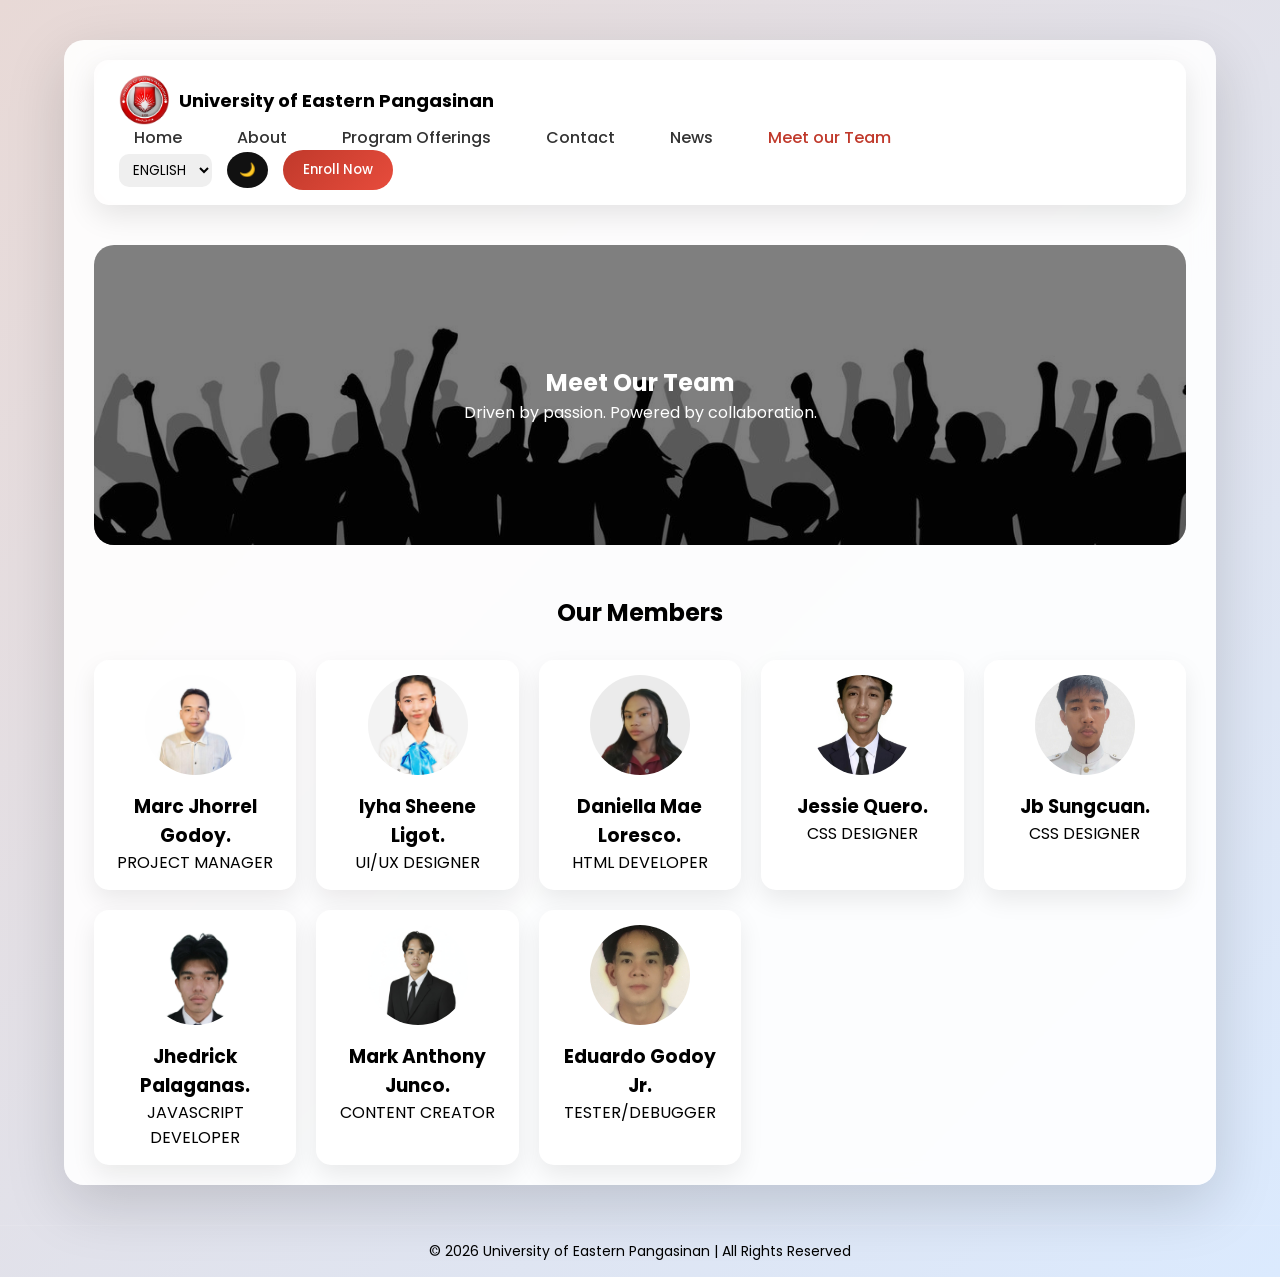
<file: team.html>
<!DOCTYPE html>
<html lang="en">
<head>
<meta charset="UTF-8">
<meta name="viewport" content="width=device-width, initial-scale=1.0">
<title>Team - University of Eastern Pangasinan</title>
<link rel="icon" href="logo.png">
<link rel="stylesheet" href="style.css">
<link href="https://fonts.googleapis.com/css2?family=Poppins:wght@300;500;700&display=swap" rel="stylesheet">
</head>

<body>

<div class="container">

    <!-- NAVBAR -->
    <div class="navbar">
        <div class="logo">
            <img src="logo.png">
           <span>University of Eastern Pangasinan</span>
        </div>
 <div class="menu-toggle" id="menuToggle">☰</div>
      <div class="nav-links">
            <a href="index.html" data-key="home">Home</a>
            <a href="about.html" data-key="about">About</a>
            <a href="courses.html" data-key="programs">Program Offerings</a>
            <a href="contact.html" data-key="contact">Contact</a>
            <a href="news.html" data-key="news">News</a>
            <a href="team.html" class="active" data-key="team">Meet our Team</a>
        </div>

 
            <div class="nav-right">

    <select id="langToggle" class="lang-btn">
        <option value="en">ENGLISH</option>
        <option value="kr">KOREAN</option>
    </select>
                    <button id="darkToggle" class="dark-btn">🌙</button>
         <a href="courses.html"><button class="btn" >Enroll Now</button></a> 
        </div>
    </div>

    <!-- COVER PHOTO -->
    <section class="team-cover">
        <img src="images/group.jpg">
        <div class="overlay">
            <h1  data-key="team_title">Meet Our Team</h1>
            <p data-key="team_sub">Driven by passion. Powered by collaboration.</p>
        </div>
    </section>

    <!-- TEAM GRID -->
    <section class="team">
        <h2 data-key="members_title">Our Members</h2>

        <div class="team-grid">

            <!-- MEMBER CARD (duplicate x10) -->
            <div class="member">
                <img src="images/godoy.jpg">
                <h3>Marc Jhorrel Godoy.</h3>
              <p data-key="role_pm">PROJECT MANAGER</p>
            </div>

            <div class="member">
                <img src="images/ligot.jpg">
                <h3>Iyha Sheene Ligot.</h3>
              <p data-key="role_ui">UI/UX DESIGNER</p>
            </div>

            <div class="member">
                <img src="images/daniella.jpg">
                <h3>Daniella Mae Loresco.</h3>
               <p data-key="role_html">HTML DEVELOPER</p>
            </div>

            <div class="member">
                <img src="images/jessie.jpg">
                <h3>Jessie Quero.</h3>
                <p data-key="role_css">CSS DESIGNER</p>
            </div>

            <div class="member">
                <img src="images/c30fb435-8bb3-4f0f-828d-18cc9843c217.jpg">
                <h3>Jb Sungcuan.</h3>
               <p data-key="role_css">CSS DESIGNER</p>
            </div>

            <div class="member">
                <img src="images/jheddddddd.png">
                <h3>Jhedrick Palaganas.</h3>
           <p data-key="role_js">JAVASCRIPT DEVELOPER</p>
            </div>

            <div class="member">
                <img src="images/junco.jpg">
                <h3>Mark Anthony Junco.</h3>
             <p data-key="role_content">CONTENT CREATOR</p>
            </div>

            <div class="member">
                <img src="images/672957494_2796222400717537_6241880272259145780_n.jpg">
                <h3>Eduardo Godoy Jr.</h3>
               <p data-key="role_test">TESTER/DEBUGGER</p>
            </div>

           

        </div>
    </section>

</div>

<!-- FOOTER -->
<div class="footer-bottom">
   <p data-key="year">© 2026 University of Eastern Pangasinan | All Rights Reserved</p>
</div>
<script>
const toggle = document.getElementById("darkToggle");

// load saved mode
if(localStorage.getItem("darkMode") === "enabled"){
    document.body.classList.add("dark");
    toggle.textContent = "☀️";
}

toggle.onclick = () => {
    document.body.classList.toggle("dark");

    if(document.body.classList.contains("dark")){
        localStorage.setItem("darkMode","enabled");
        toggle.textContent = "☀️";
    } else {
        localStorage.setItem("darkMode","disabled");
        toggle.textContent = "🌙";
    }
}
</script>
<script>
const translations = {
    en: {
        home: "Home",
        about: "About",
        programs: "Program Offerings",
        contact: "Contact",
        news: "News",
        team: "Meet our Team",
        enroll: "Enroll Now",

        team_title: "Meet Our Team",
        team_sub: "Driven by passion. Powered by collaboration.",
        members_title: "Our Members",

        role_pm: "PROJECT MANAGER",
        role_ui: "UI/UX DESIGNER",
        role_html: "HTML DEVELOPER",
        role_css: "CSS DESIGNER",
        role_js: "JAVASCRIPT DEVELOPER",
        role_content: "CONTENT CREATOR",
        role_test: "TESTER/DEBUGGER",
           year: "© 2026 University of Eastern Pangasinan | All Rights Reserved"
    },

    kr: {
        home: "홈",
        about: "소개",
        programs: "프로그램",
        contact: "문의",
        news: "뉴스",
        team: "팀 소개",
        enroll: "등록하기",

        team_title: "우리 팀 소개",
        team_sub: "열정으로 움직이고 협력으로 성장합니다.",
        members_title: "팀 구성원",

        role_pm: "프로젝트 관리자",
        role_ui: "UI/UX 디자이너",
        role_html: "HTML 개발자",
        role_css: "CSS 디자이너",
        role_js: "자바스크립트 개발자",
        role_content: "콘텐츠 제작자",
        role_test: "테스터 / 디버거",
                year: "© 2026 노바텍 대학교 | 판권 소유"
    }
};

const langToggle = document.getElementById("langToggle");

// load saved
const savedLang = localStorage.getItem("lang") || "en";
setLanguage(savedLang);
langToggle.value = savedLang;

langToggle.addEventListener("change", () => {
    const lang = langToggle.value;
    localStorage.setItem("lang", lang);
    setLanguage(lang);
});

function setLanguage(lang){
    document.querySelectorAll("[data-key]").forEach(el=>{
        const key = el.getAttribute("data-key");
        if(translations[lang][key]){
            el.textContent = translations[lang][key];
        }
    });
}
</script>
    <script>
const menuToggle = document.getElementById("menuToggle");
const navLinks = document.querySelector(".nav-links");

menuToggle.onclick = () => {
    navLinks.classList.toggle("active");
        document.querySelector(".nav-right").classList.toggle("active");
};

</script>
</body>
</html>
</file>
<file: style.css>
/* RESET */
*{
    margin:0;
    padding:0;
    box-sizing:border-box;
    font-family:'Poppins', sans-serif;
}

/* BACKGROUND */
body{
    background: linear-gradient(135deg,#e8d9d6,#dbeafe);
}

/* CONTAINER */
.container{
    width:90%;
    margin:40px auto;
    background:rgba(255,255,255,0.9);
    backdrop-filter:blur(10px);
    border-radius:20px;
    box-shadow:0 20px 60px rgba(0,0,0,0.15);
    padding:20px 30px;
}

/* NAVBAR */
.navbar{
    position:sticky;
    top:20px;
    z-index:1000;
    height: auto;
    display:flex;
    justify-content:space-between;
    align-items:center;

    padding:15px 25px;
    margin-bottom:40px;

    background:rgba(255,255,255,0.6);
    backdrop-filter:blur(15px);

    border-radius:15px;
    box-shadow:0 10px 30px rgba(0,0,0,0.1);
    flex-wrap:wrap;
    transition:0.3s;
}
.nav-links{
    display:flex;
    gap:25px;
}
.logo{
    font-weight:700;
    font-size:22px;
}

/* NAV LINKS */
.nav-links a{
    margin:0 15px;
    text-decoration:none;
    color:#333;
    font-weight:500;
    transition:0.3s;
    position:relative;
}
.nav-links a:hover{
    color:#c0392b;
}
/* HOVER LINE */
.nav-links a::after{
    content:"";
    position:absolute;
    width:0%;
    height:2px;
    background:#c0392b;
    left:0;
    bottom:-5px;
    transition:0.3s;
}
.modal-content .btn{
    width:100%;
}
.nav-links a:hover::after{
    width:100%;
}

/* RIGHT SIDE */
.nav-right{
    display:flex;
    align-items:center;
    gap:15px;
}

.auth{
    cursor:pointer;
    color:#333;
}

/* BUTTON */
.btn{
    background:linear-gradient(135deg,#c0392b,#e74c3c);
    color:#fff;
    border:none;
    padding:10px 20px;
    border-radius:25px;
    cursor:pointer;
    transition:0.3s;
    font-weight:500;
}

.btn:hover{
    transform:translateY(-3px) scale(1.05);
    box-shadow:0 15px 30px rgba(0,0,0,0.25);
}

/* HERO */
.hero{
    display:flex;
    align-items:center;
    gap:40px;
    padding:40px 0;
}

/* TEXT */
.hero-text{
    flex:1;
}

.hero-text h1{
    font-size:48px;
    line-height:1.2;
      font-size:clamp(24px,5vw,48px);
}
/* NAV TOGGLE BUTTON */
.menu-toggle{
    display:none;
    font-size:26px;
    cursor:pointer;
}

/* MOBILE NAV */
@media(max-width:768px){

    .menu-toggle{
        display:block;
    }

    .nav-links{
        display:none;
        width:100%;
        flex-direction:column;
        text-align:center;
        margin-top:10px;
    }

    .nav-links.active{
        display:flex;
    }

    .nav-links a{
        margin:10px 0;
    }

    .nav-right{
        width:100%;
        justify-content:center;
        flex-wrap:wrap;
    }

    .navbar{
        align-items:flex-start;
    }

    .hero{
        flex-direction:column;
        text-align:center;
    }

    .container{
        width:95%;
        padding:15px;
    }

    .ads-card{
        flex-direction:column;
        text-align:center;
    }

    .featured-news{
        flex-direction:column;
    }

}
@media(max-width:768px){

    .nav-links,
    .nav-right{
        display:none;
        width:100%;
        flex-direction:column;
        text-align:center;
    }

    .nav-links.active,
    .nav-right.active{
        display:flex;
    }

}
/* EXTRA SMALL DEVICES */
@media(max-width:480px){
  .modal-content{
        padding:20px;
    }

    .enroll-box{
        padding:20px;
    }

    .hero-text h1{
        font-size:22px;
    }

    .hero-text p{
        font-size:14px;
    }

    .btn{
        padding:8px 15px;
        font-size:14px;
    }

}
.nav-links{
    transition:0.3s ease;
}

.nav-links.active{
    animation:slideDown 0.3s ease;
}

@keyframes slideDown{
    from{
        opacity:0;
        transform:translateY(-10px);
    }
    to{
        opacity:1;
        transform:translateY(0);
    }
}
@media(max-width:768px){

    .hero-text{
        padding:10px;
    }

}
.highlight{
    color:#c0392b;
}

.hero-text p{
    margin:20px 0;
    color:#555;
}

/* CTA */
.cta-btn{
    background:#1c334a;
    color:#fff;
    padding:12px 25px;
    border:none;
    border-radius:8px;
    cursor:pointer;
}

/* IMAGE */
.hero-img{
    flex:1;
    padding:15px;
    border-radius:20px;
    background:linear-gradient(135deg,#1c334a,#2c3e50);
    box-shadow:0 15px 40px rgba(0,0,0,0.3);
}

.hero-img img{
    width:100%;
    height:auto;
    max-height:500px;
    object-fit:cover;
    border-radius:15px;
}
.contact-info p{
    word-break: break-all;
}
/* RESPONSIVE */
@media(max-width:768px){
    .hero{
        flex-direction:column;
        text-align:center;
    }

    .navbar{
        flex-direction:column;
        gap:15px;
    }
}
/* ACTIVE NAV */
.nav-links .active{
    color:#c0392b;
}

/* ABOUT HERO */
.about-hero{
    text-align:center;
    padding:60px 0;
}

.about-hero h1{
    font-size:40px;
}

.about-hero p{
    color:#666;
}

/* STORY */
.about-story{
    display:flex;
    align-items:center; /* 🔥 KEY FIX (vertical alignment) */
    justify-content:space-between;
    gap:50px;
    margin:60px 0;
}

.story-text{
    flex:1;
}

.story-img{
    flex:1;
    display:flex;
    justify-content:center;
}

.story-img img{
    width:100%;
    max-width:800px; /* para hindi sobrang laki */
    border-radius:20px;
    box-shadow:0 15px 40px rgba(0,0,0,0.1);
}
/* SERVICES */
.services{
    margin:60px 0;
    text-align:center;
}

.service-cards{
    display:grid;
    grid-template-columns:repeat(auto-fit,minmax(220px,1fr));
    gap:20px;
    margin-top:30px;
}

.service-card{
    background:#fff;
    padding:25px;
    border-radius:15px;
    box-shadow:0 10px 25px rgba(0,0,0,0.1);
    transition:0.3s;
}

.service-card:hover{
    transform:translateY(-8px);
}

/* MISSION VISION */
.mv{
    display:flex;
    gap:20px;
    margin:60px 0;
}

.mv-box{
    flex:1;
    background:linear-gradient(135deg,#1c334a,#2c3e50);
    color:#fff;
    padding:30px;
    border-radius:15px;
}

/* RESPONSIVE */
@media(max-width:768px){
    .about-story{
        flex-direction:column;
        text-align:center;
    }

    .story-img img{
        max-width:100%;
    }
}
/* COURSES TITLE */
.courses-title{
    text-align:center;
    margin-bottom:40px;
}

/* GRID */
.courses-grid{
    display:grid;
    grid-template-columns:repeat(auto-fit,minmax(250px,1fr));
    gap:25px;
}

/* CARD *//* COURSE CARD FIX */
.course-card{
    background:#fff;
    border-radius:15px;
    overflow:hidden;
    box-shadow:0 10px 25px rgba(0,0,0,0.08);
    transition:0.3s;
    display:flex;
    flex-direction:column;
}

.course-card img{
    width:100%;
    height:180px;
    object-fit:cover;
      transition:0.4s;
}

/* CONTENT */
.course-content{
    padding:15px;
    flex:1;
    display:flex;
    flex-direction:column;
}

.course-content h3{
    font-size:16px;
    min-height:60px;
        word-wrap:break-word;
}

/* DESCRIPTION */
.course-content p{
    font-size:13px;
    color:#555;
    margin:10px 0;
    flex:1;
}

/* BUTTON */
.course-content button{
    padding:10px;
    border:none;
    background:#1c334a;
    color:#fff;
    border-radius:8px;
    cursor:pointer;
}

/* HOVER */
.course-card:hover{
    transform:translateY(-6px);
        transform:scale(1.05);
}

/* MODAL */
.modal{
    display:none;
    position:fixed;
    top:0;
    left:0;
    width:100%;
    height:100%;
    background:rgba(0,0,0,0.6);
    justify-content:center;
    align-items:center;
}

.modal-content{
    background:#fff;
    padding:30px;
    border-radius:15px;
       width:90%;
    max-width:400px;
    display:flex;
    flex-direction:column;
    gap:10px;
     max-height:90vh;
    overflow-y:auto;
    animation:fadeIn 0.3s;
}

.modal-content input{
    padding:10px;
    border:1px solid #ccc;
    border-radius:8px;
}

.close{
    align-self:flex-end;
    cursor:pointer;
    font-size:20px;
}

/* ANIMATION */
@keyframes fadeIn{
    from{opacity:0; transform:scale(0.8);}
    to{opacity:1; transform:scale(1);}
}
/* CONTACT PAGE */
.contact{
    text-align:center;
    padding:60px 20px;
}

.contact h1{
    font-size:36px;
}

.contact p{
    color:#666;
    margin-bottom:30px;
}

/* FORM */
.contact-form{
    max-width:500px;
    margin:0 auto;
    display:flex;
    flex-direction:column;
    gap:15px;
}

.contact-form input,
.contact-form select,
.contact-form textarea{
    padding:12px;
    border-radius:8px;
    border:1px solid #ccc;
    outline:none;
    transition:0.3s;
}

/* FOCUS EFFECT */
.contact-form input:focus,
.contact-form textarea:focus,
.contact-form select:focus{
    border-color:#c0392b;
    box-shadow:0 0 5px rgba(192,57,43,0.3);
}

/* TEXTAREA */
.contact-form textarea{
    min-height:120px;
    resize:none;
}

/* BUTTON */
.contact-form button{
    margin-top:10px;
}

/* CONTACT INFO */
.contact-info{
    margin-top:30px;
    color:#333;
}

/* RESPONSIVE */
@media(max-width:768px){
    .contact h1{
        font-size:28px;
    }
}
/* TITLE */
.news-title{
    text-align:center;
    margin-bottom:40px;
}

/* FEATURED */
.featured-news{
    display:flex;
    gap:30px;
    margin-bottom:50px;
    align-items:center;
}

.featured-news img{
    width:50%;
    border-radius:15px;
}

.featured-content{
    flex:1;
}

.featured-content h2{
    font-size:28px;
    margin-bottom:10px;
}

.featured-content span{
    color:#888;
    font-size:14px;
}

/* GRID */
.news-grid{
    display:grid;
    grid-template-columns:repeat(auto-fit,minmax(250px,1fr));
    gap:20px;
}

/* CARD */
.news-card{
    background:#fff;
    border-radius:15px;
    overflow:hidden;
    box-shadow:0 10px 25px rgba(0,0,0,0.08);
    transition:0.3s;
}

.news-card img{
    width:100%;
    height:180px;
    object-fit:cover;
}

.news-content{
    padding:15px;
}

.news-content h3{
    font-size:18px;
}

.news-content p{
    font-size:14px;
    color:#555;
    margin:10px 0;
}

.news-content span{
    font-size:13px;
    color:#888;
}

/* HOVER */
.news-card:hover{
    transform:translateY(-6px);
}

/* RESPONSIVE */
@media(max-width:768px){
    .featured-news{
        flex-direction:column;
    }

    .featured-news img{
        width:100%;
    }
}
/* FOOTER */
.footer{
    background:#1c334a;
    color:#fff;
    margin-top:60px;
}

.footer-container{
    display:grid;
    grid-template-columns:repeat(auto-fit,minmax(220px,1fr));
    gap:30px;
    padding:40px 10%;
}

.footer-col h3,
.footer-col h4{
    margin-bottom:15px;
}

.footer-col p{
    font-size:14px;
    color:#ccc;
}

.footer-col a{
    display:block;
    color:#ccc;
    text-decoration:none;
    margin-bottom:8px;
    font-size:14px;
    transition:0.3s;
}

.footer-col a:hover{
    color:#fff;
}

/* BOTTOM */
.footer-bottom{
    text-align:center;
    padding:15px;
    border-top:1px solid rgba(255,255,255,0.1);
    font-size:14px;
}
/* MODAL */
.modal{
    display:none;
    position:fixed;
    top:0;
    left:0;
    width:100%;
    height:100%;
    background:rgba(0,0,0,0.6);
    justify-content:center;
    align-items:center;
    z-index:999;
}

/* MODAL BOX */


/* INPUTS */
.modal-content input,
.modal-content select{
    padding:10px;
    border-radius:8px;
    border:1px solid #ccc;
       width:100%;
}
@media(max-width:768px){

    .mv{
        flex-direction:column;
    }

}
/* CLOSE */
.close{
    align-self:flex-end;
    font-size:20px;
    cursor:pointer;
}

/* ANIMATION */
@keyframes fadeIn{
    from{opacity:0; transform:scale(0.8);}
    to{opacity:1; transform:scale(1);}
}
/* SUCCESS BOX DESIGN */
.success-box{
    text-align:center;
    padding:30px;
    border-radius:20px;
    background:#fff;
    box-shadow:0 20px 60px rgba(0,0,0,0.2);
    animation:popUp 0.3s ease;
}

.success-box h2{
    color:#27ae60;
    margin-bottom:10px;
}

.success-box p{
    color:#555;
    margin-bottom:20px;
}

/* POPUP ANIMATION */
@keyframes popUp{
    from{
        transform:scale(0.7);
        opacity:0;
    }
    to{
        transform:scale(1);
        opacity:1;
    }
}
/* VALUES */
.values{
    text-align:center;
    margin:60px 0;
}

.values-grid{
    display:grid;
    grid-template-columns:repeat(auto-fit,minmax(200px,1fr));
    gap:20px;
    margin-top:30px;
}

.value-card{
    background:#fff;
    padding:20px;
    border-radius:15px;
    box-shadow:0 10px 20px rgba(0,0,0,0.08);
    transition:0.3s;
        text-align:center;
}

.value-card:hover{
    transform:translateY(-5px);
}

/* WHY */
.why{
    margin:60px 0;
    text-align:center;
}
.why-content li{
    background:#fff;
    padding:10px 20px;
    border-radius:20px;
    box-shadow:0 5px 15px rgba(0,0,0,0.08);
    font-size:14px;
}
.why-content{
    max-width:700px;
    margin:auto;
    color:#555;
}

.why-content ul{
    margin-top:20px;
    list-style:none;
    padding:0;

    display:flex;
    flex-direction:column;
    align-items:center; /* 🔥 ito key */

    gap:10px;
}
.story-text p{
    margin-bottom:15px;
    line-height:1.6;
    color:#555;
}
/* LOGO */
.logo{
    display:flex;
    align-items:center;
    gap:10px;
    font-weight:700;
    font-size:18px;
}

/* IMAGE */
.logo img{
    width:50px;
    height:50px;
    object-fit:contain;

}
.mv-box p{
    line-height:1.6;
    color:#eee; /* para readable sa dark background */
}
/* COVER */
.team-cover{
    position:relative;
    height:300px;
    border-radius:20px;
    overflow:hidden;
    margin-bottom:50px;
}

.team-cover img{
    width:100%;
    height:100%;
    object-fit:cover;
}

/* OVERLAY */
.team-cover .overlay{
    position:absolute;
    top:0;
    left:0;
    width:100%;
    height:100%;
    background:rgba(0,0,0,0.5);
    display:flex;
    flex-direction:column;
    justify-content:center;
    align-items:center;
    color:#fff;
}

/* TEAM GRID */
.team{
    text-align:center;
}

.team-grid{
    display:grid;
    grid-template-columns:repeat(auto-fit,minmax(180px,1fr));
    gap:20px;
    margin-top:30px;
}

/* MEMBER CARD */
.member{
    background:#fff;
    padding:15px;
    border-radius:15px;
    box-shadow:0 10px 25px rgba(0,0,0,0.08);
    transition:0.3s;
}

.member img{
    width:100px;
    height:100px;
    border-radius:50%;
    object-fit:cover;
    margin-bottom:10px;
}

.member:hover{
    transform:translateY(-5px);
}
/* ENROLL MODAL BOX */
.enroll-box{
  width:90%;
    max-width:420px;
    padding:30px;
    border-radius:20px;
    background:#fff;
    box-shadow:0 25px 60px rgba(0,0,0,0.2);
    animation:popUp 0.3s ease;
}

/* TITLE */
.enroll-box h2{
    text-align:center;
}

.enroll-box .sub{
    text-align:center;
    font-size:13px;
    color:#777;
    margin-bottom:15px;
}

/* FORM */
.enroll-form{
    display:flex;
    flex-direction:column;
    gap:10px;
}

.enroll-form input,
.enroll-form select,
.enroll-form textarea{
    padding:10px;
    border-radius:10px;
    border:1px solid #ccc;
    outline:none;
    transition:0.3s;
        width:100%;
}

/* FOCUS EFFECT */
.enroll-form input:focus,
.enroll-form select:focus,
.enroll-form textarea:focus{
    border-color:#c0392b;
    box-shadow:0 0 6px rgba(192,57,43,0.3);
}

/* TEXTAREA */
.enroll-form textarea{
    min-height:80px;
    resize:none;
}

/* BUTTON */
.enroll-form button{
    margin-top:10px;
}

/* ANIMATION */
@keyframes popUp{
    from{
        transform:scale(0.7);
        opacity:0;
    }
    to{
        transform:scale(1);
        opacity:1;
    }
}
/* SUCCESS BOX */
.success-modal-box{
    text-align:center;
    padding:35px;
    border-radius:20px;
    background:#fff;
    width:320px;
    box-shadow:0 25px 60px rgba(0,0,0,0.25);
    animation:popUp 0.3s ease;
}

/* ICON */
.success-icon{
    width:60px;
    height:60px;
    background:#27ae60;
    color:#fff;
    border-radius:50%;
    display:flex;
    justify-content:center;
    align-items:center;
    font-size:30px;
    margin:0 auto 15px;
}

/* TEXT */
.success-box h2{
    color:#27ae60;
    margin-bottom:10px;
}

.success-box p{
    color:#555;
    font-size:14px;
    margin-bottom:20px;
}
/* ADS SECTION */
.ads{
    margin:60px 0;
}

/* CARD */
.ads-card{
    display:flex;
    align-items:center;
    justify-content:space-between;
    gap:30px;
    background:linear-gradient(135deg,#1c334a,#2c3e50);
    color:#fff;
    padding:40px;
    border-radius:20px;
    box-shadow:0 20px 50px rgba(0,0,0,0.2);
}

/* TEXT */
.ads-text{
    flex:1;
}

.ads-text h2{
    font-size:32px;
    margin-bottom:10px;
}

.ads-text p{
    margin-bottom:20px;
    color:#ddd;
}

/* IMAGE */
.ads-img{
    position:relative;
}

.ads-img::after{
    content:"";
    position:absolute;
    top:0;
    left:0;
    width:100%;
    height:100%;
    background:rgba(0,0,0,0.2);
    border-radius:15px;
}

.ads-img img{
    width:100%;
    border-radius:15px;
}

/* RESPONSIVE */
@media(max-width:768px){
    .ads-card{
        flex-direction:column;
        text-align:center;
    }
}
.ads-img video{
    width:1000px;
    height:100%;
    border-radius:15px;
    object-fit:cover;
}
/* DARK MODE */
body.dark {
    background: #0f172a;
}

/* CONTAINER */
body.dark .container {
    background: rgba(15, 23, 42, 0.95);
    color: #e2e8f0;
}

/* NAVBAR */
body.dark .navbar {
    background: rgba(30, 41, 59, 0.7);
}

/* TEXT */
body.dark h1,
body.dark h2,
body.dark h3,
body.dark p,
body.dark a {
    color: #e2e8f0;
}

/* CARDS */
body.dark .service-card,
body.dark .course-card,
body.dark .news-card,
body.dark .member,
body.dark .value-card {
    background: #1e293b;
    color: #e2e8f0;
}

/* BUTTON */
.dark-btn {
    background: #111;
    color: #fff;
    border: none;
    padding: 8px 12px;
    border-radius: 50%;
    cursor: pointer;
}
/* DARK MODE - MODAL FIX */
body.dark .modal-content,
body.dark .enroll-box,
body.dark .success-box {
    background: #1e293b;
    color: #e2e8f0;
}

/* INPUTS */
body.dark .modal-content input,
body.dark .modal-content select,
body.dark .modal-content textarea {
    background: #0f172a;
    color: #e2e8f0;
    border: 1px solid #334155;
}

/* PLACEHOLDER */
body.dark input::placeholder,
body.dark textarea::placeholder {
    color: #94a3b8;
}

/* BUTTON INSIDE MODAL */
body.dark .modal-content .btn {
    background: linear-gradient(135deg,#ef4444,#dc2626);
}

/* CLOSE BUTTON */
body.dark .close {
    color: #fff;
}
body.dark .modal-content {
    backdrop-filter: blur(20px);
    background: rgba(30, 41, 59, 0.8);
}
.lang-btn{
    padding:6px 10px;
    border-radius:10px;
    border:none;
    cursor:pointer;
}
/* GALLERY */
.gallery{
    margin:60px 0;
    text-align:center;
}

.gallery h2{
    margin-bottom:20px;
}

/* GRID */
.gallery-grid{
    display:grid;
    grid-template-columns:repeat(auto-fit,minmax(200px,1fr));
    gap:15px;
}

/* IMAGES */
.gallery-grid img{
      width:100%;
    height:100%;
    aspect-ratio: 4/3; /* pwede 1/1 kung square */
    object-fit:cover;
    border-radius:15px;
    transition:0.4s ease;
        display:grid;
    grid-template-columns:repeat(auto-fit,minmax(180px,1fr));
    gap:15px;
    cursor:pointer;
}

/* HOVER EFFECT 🔥 */
.gallery-grid img:hover{
    transform:scale(1.05);
    box-shadow:0 15px 40px rgba(0,0,0,0.3);
}
</file>
